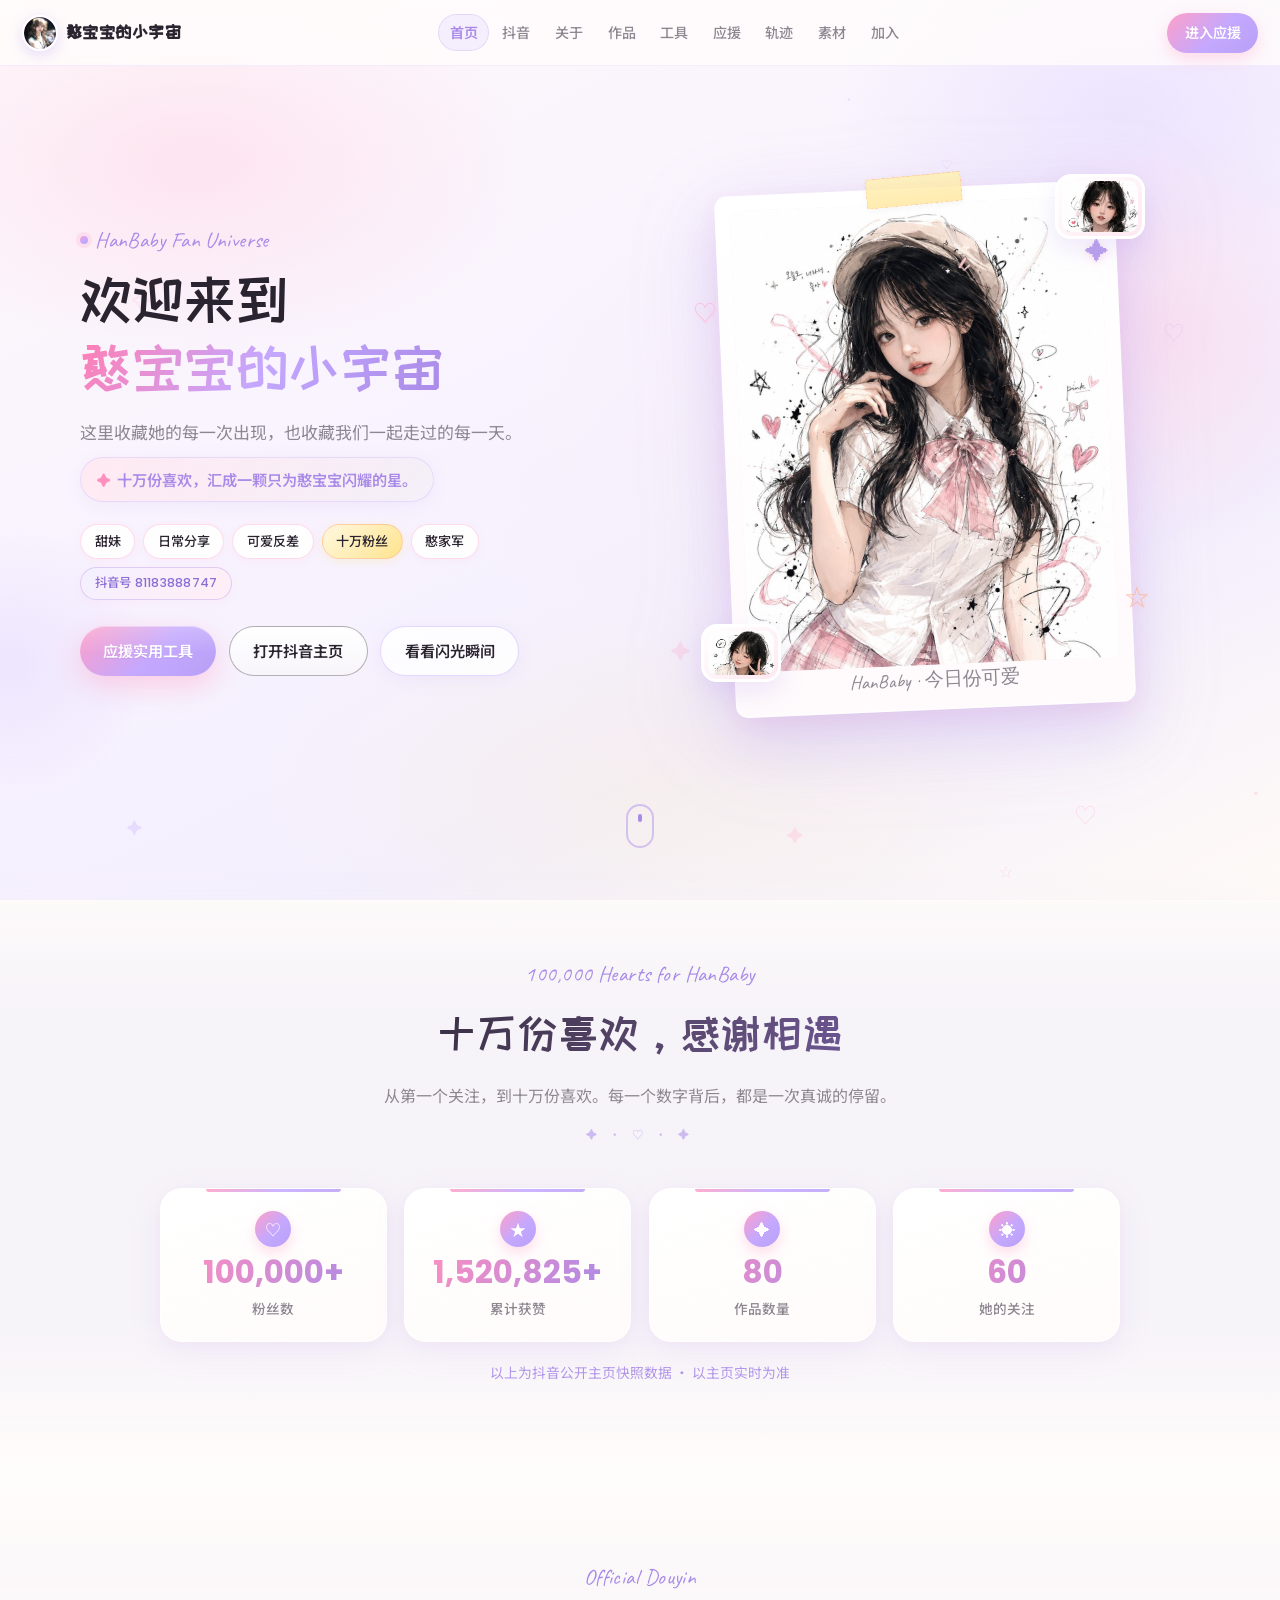
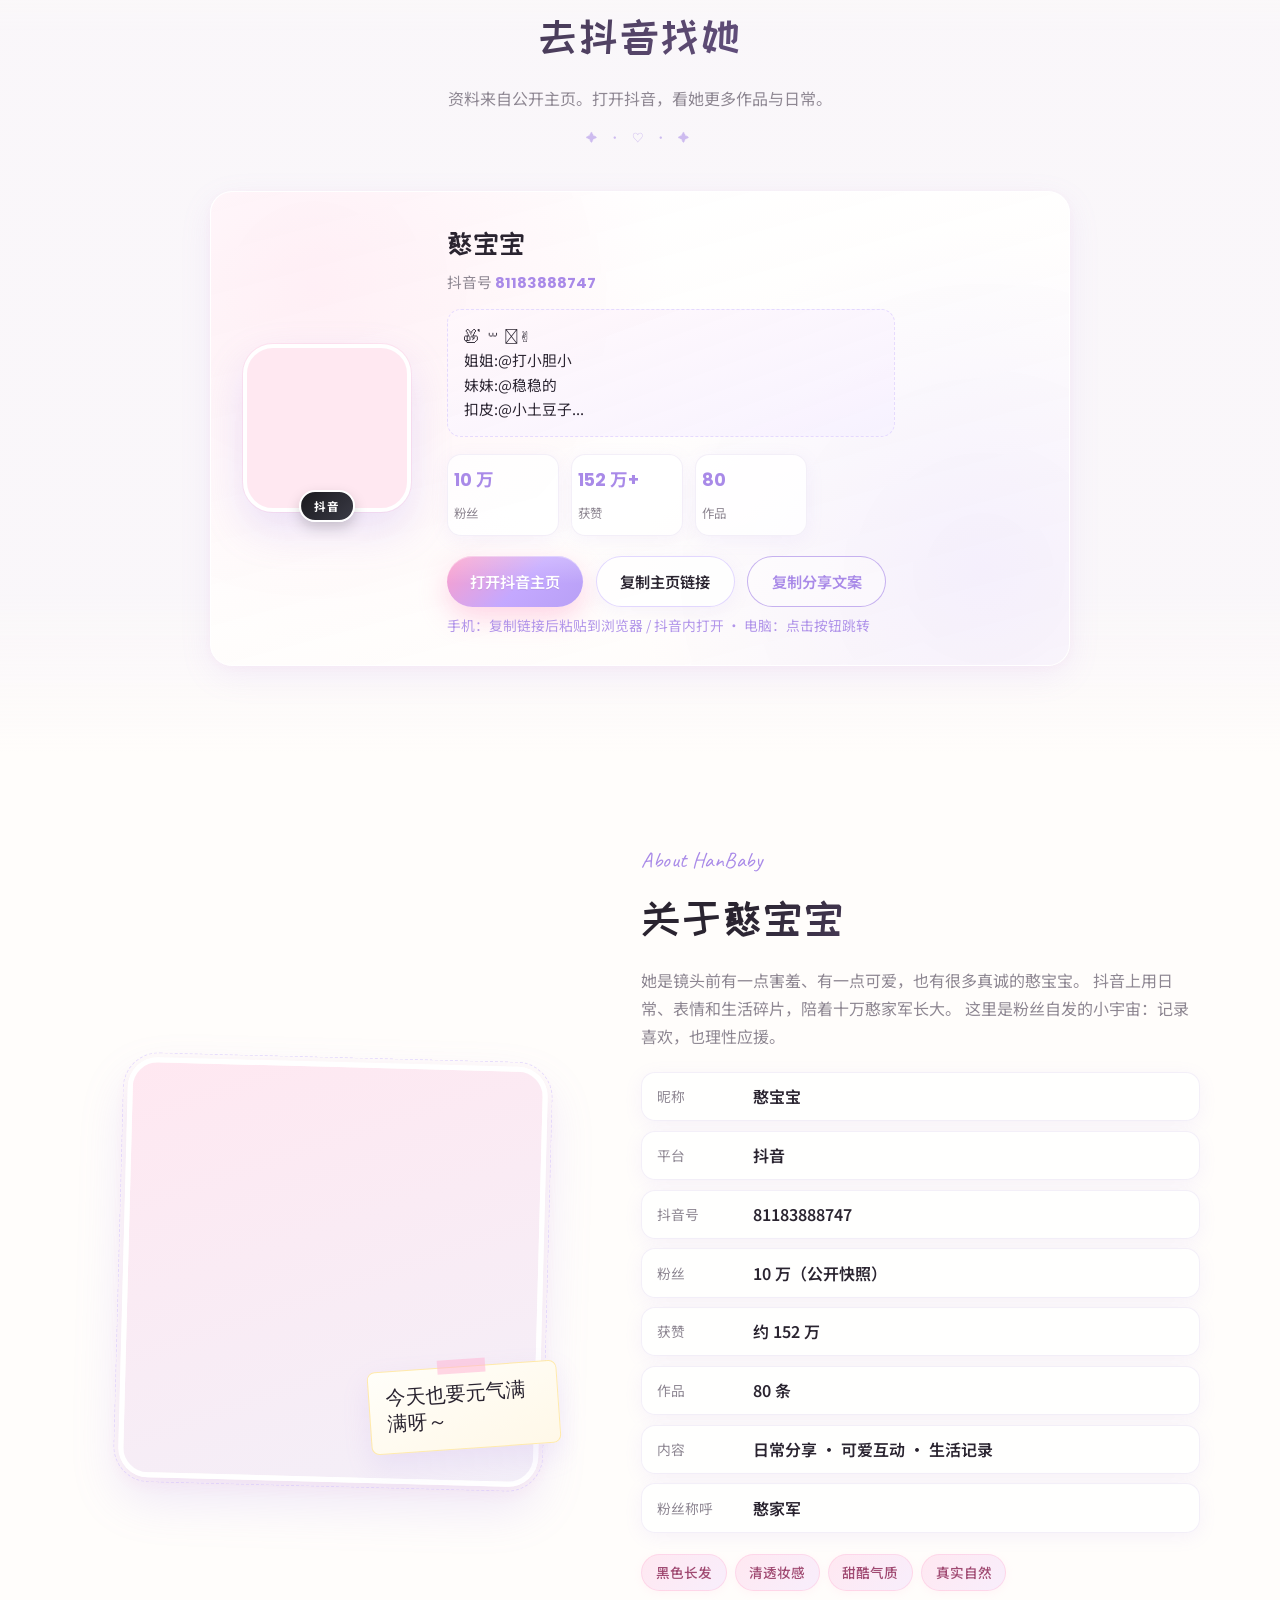
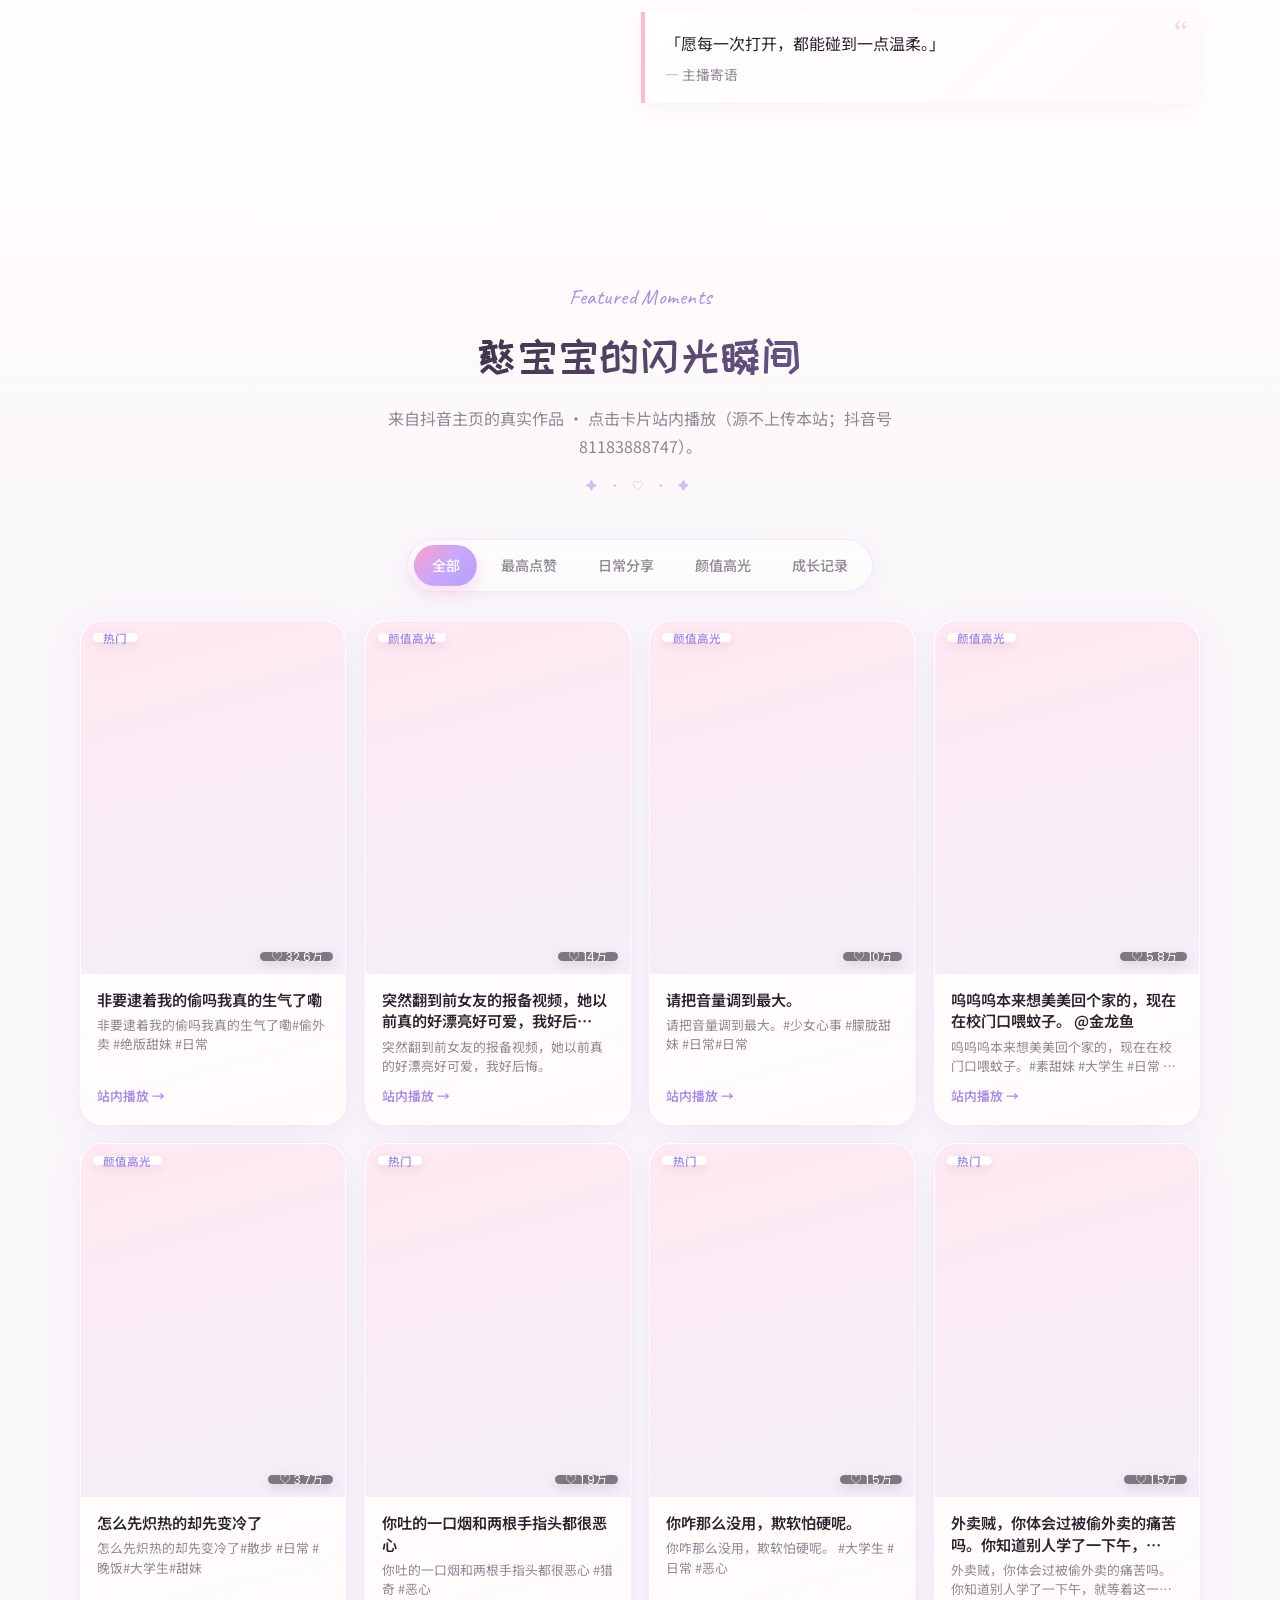
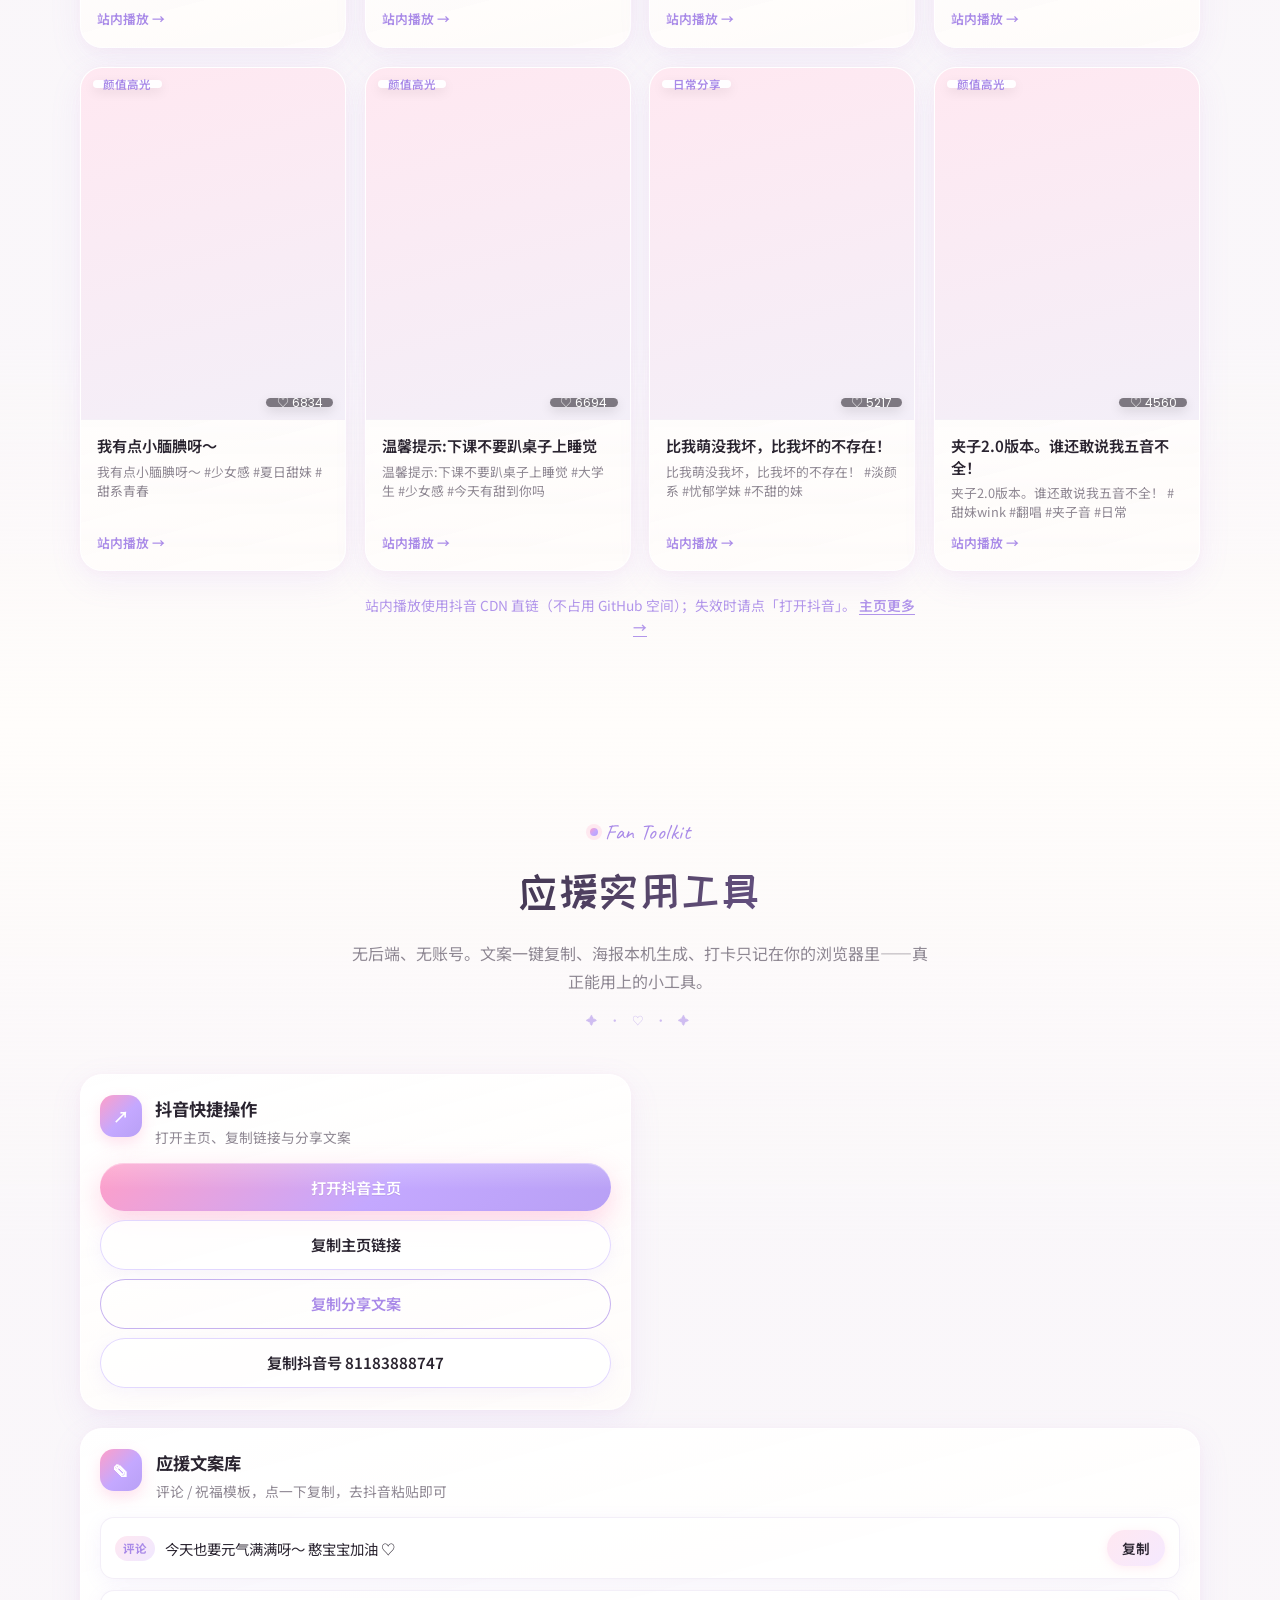
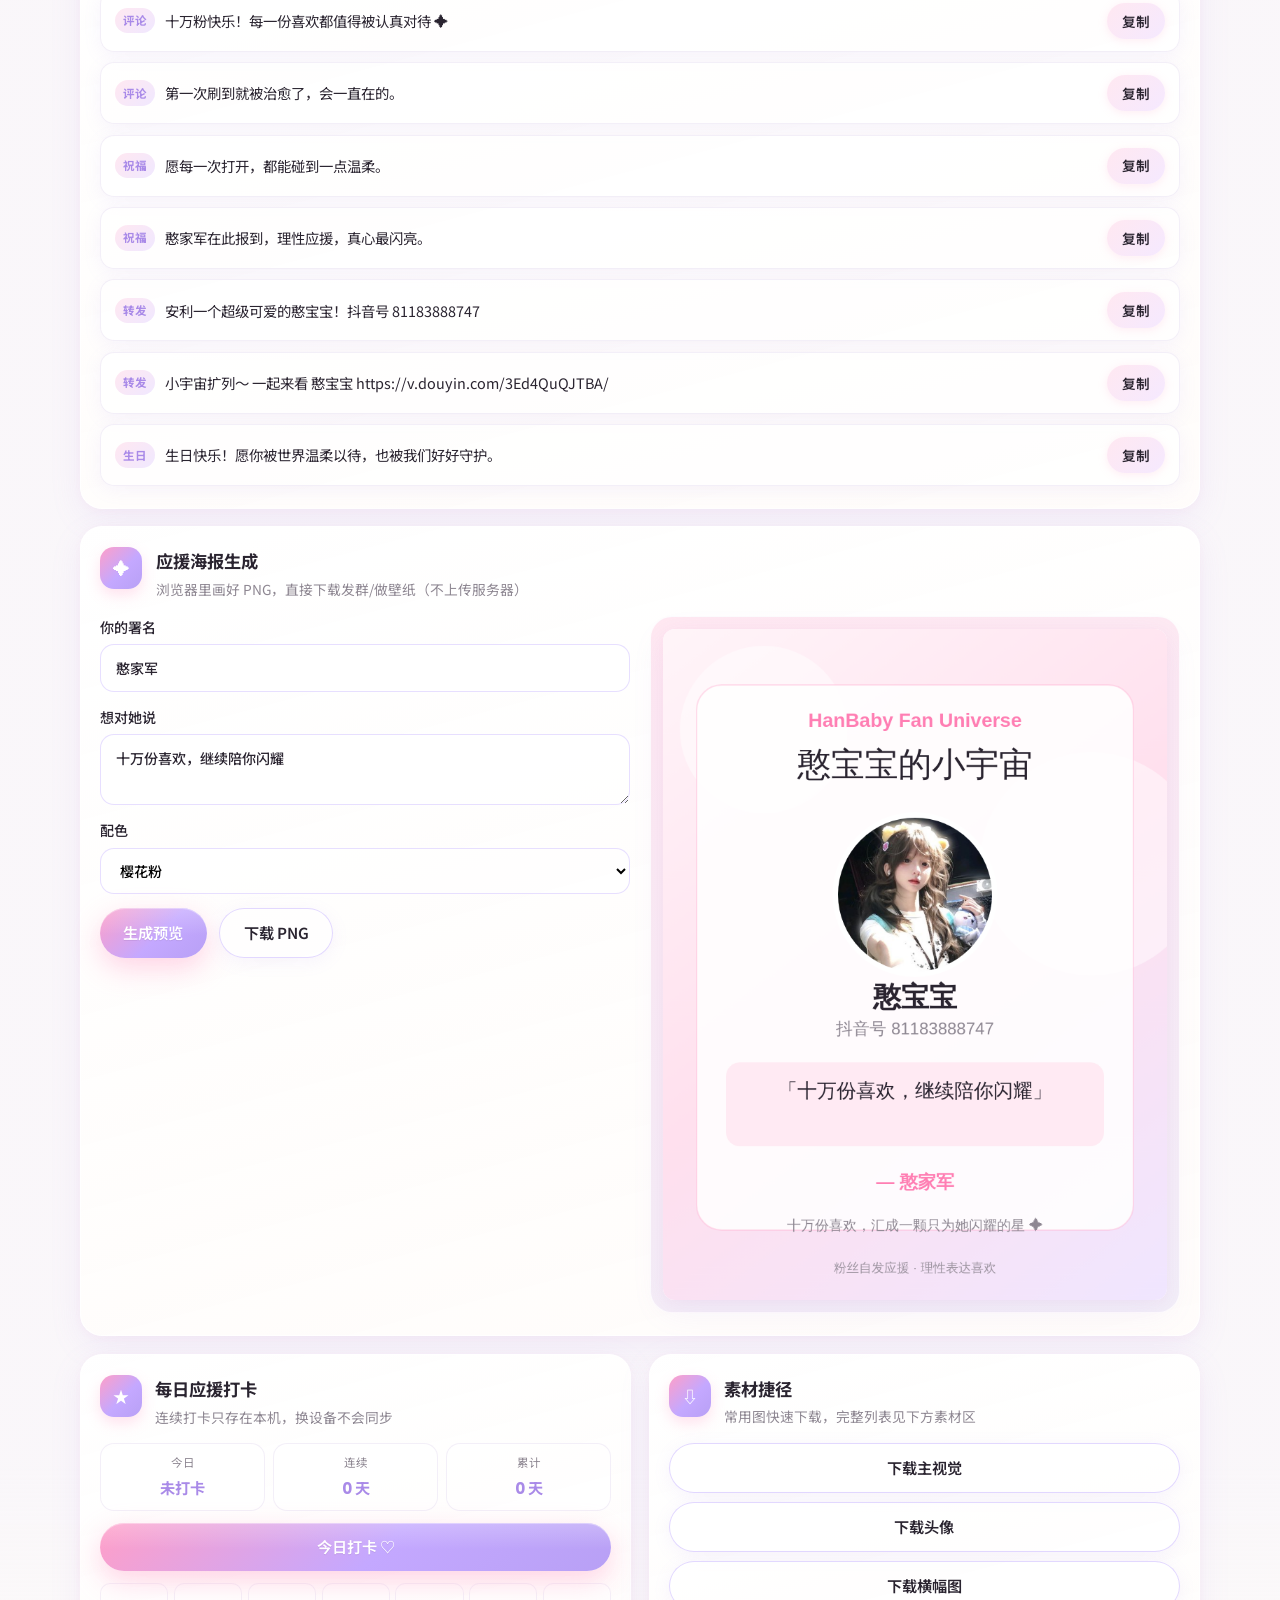
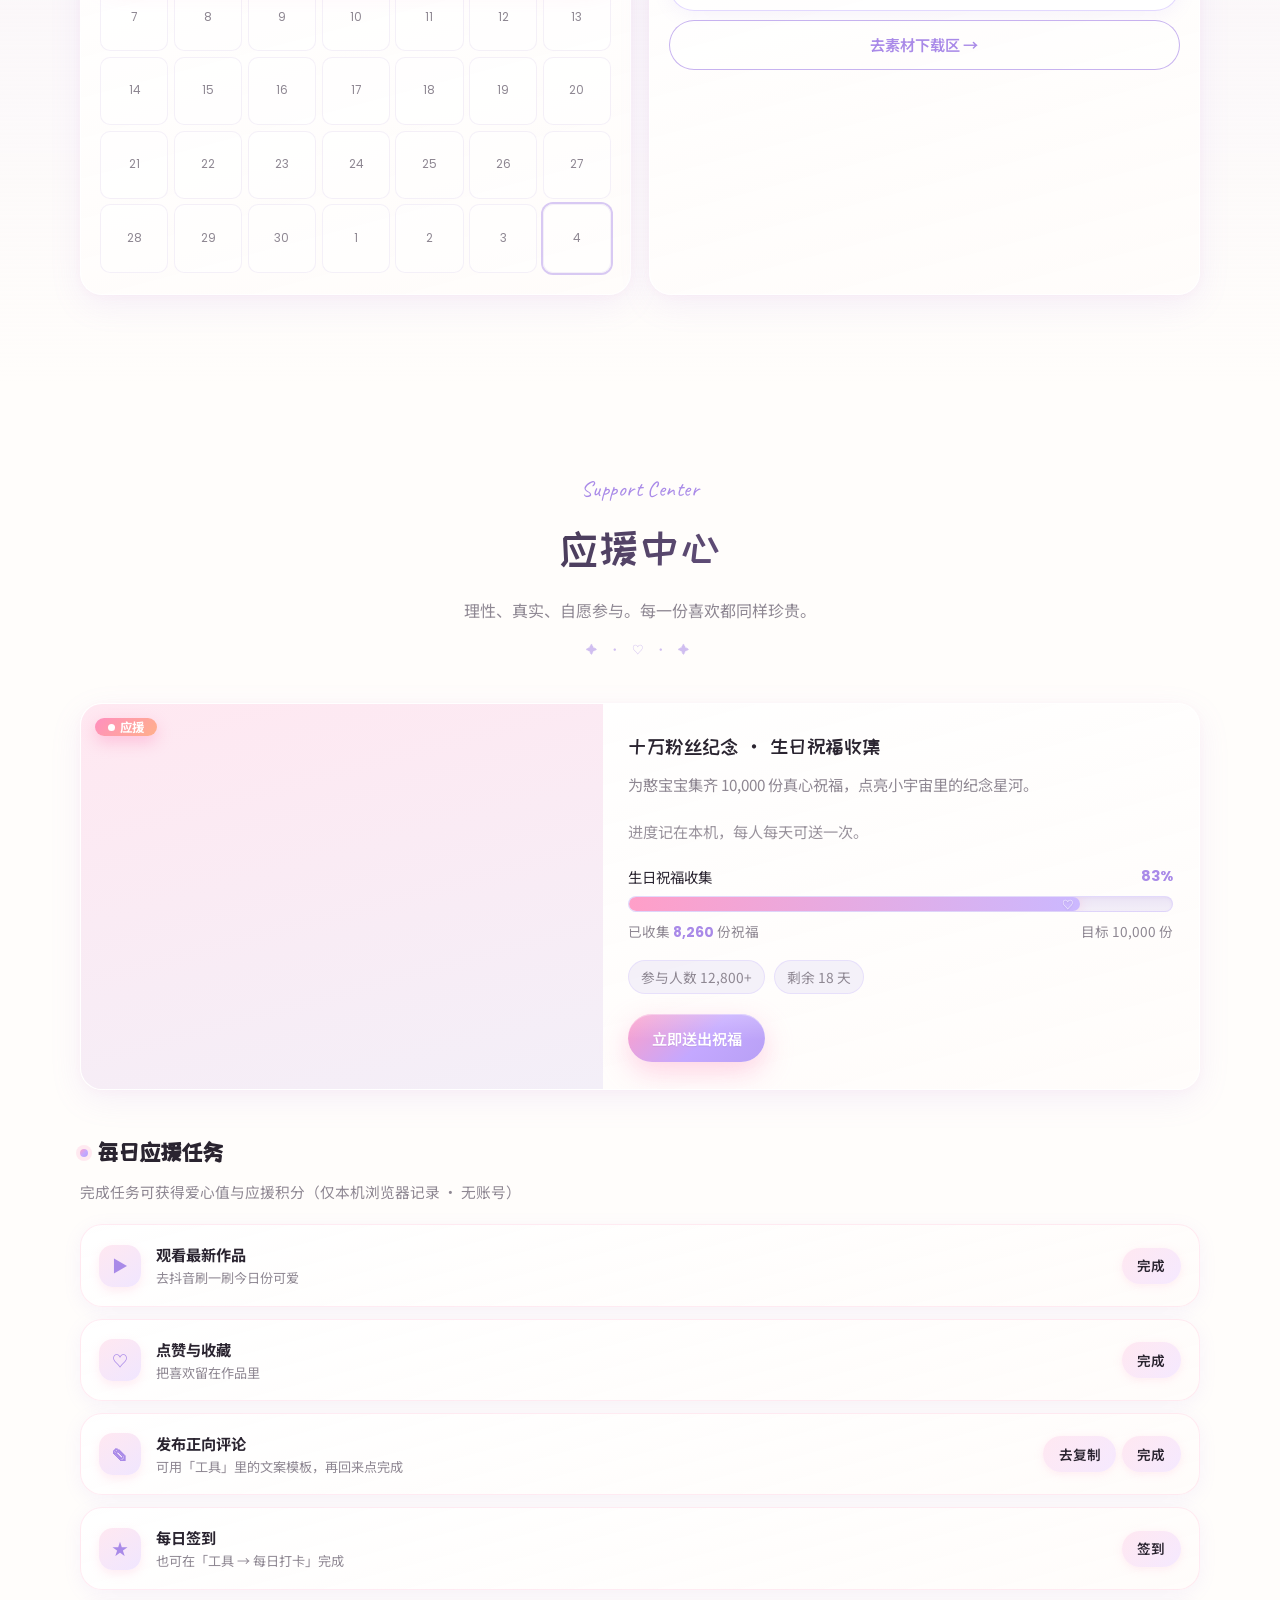
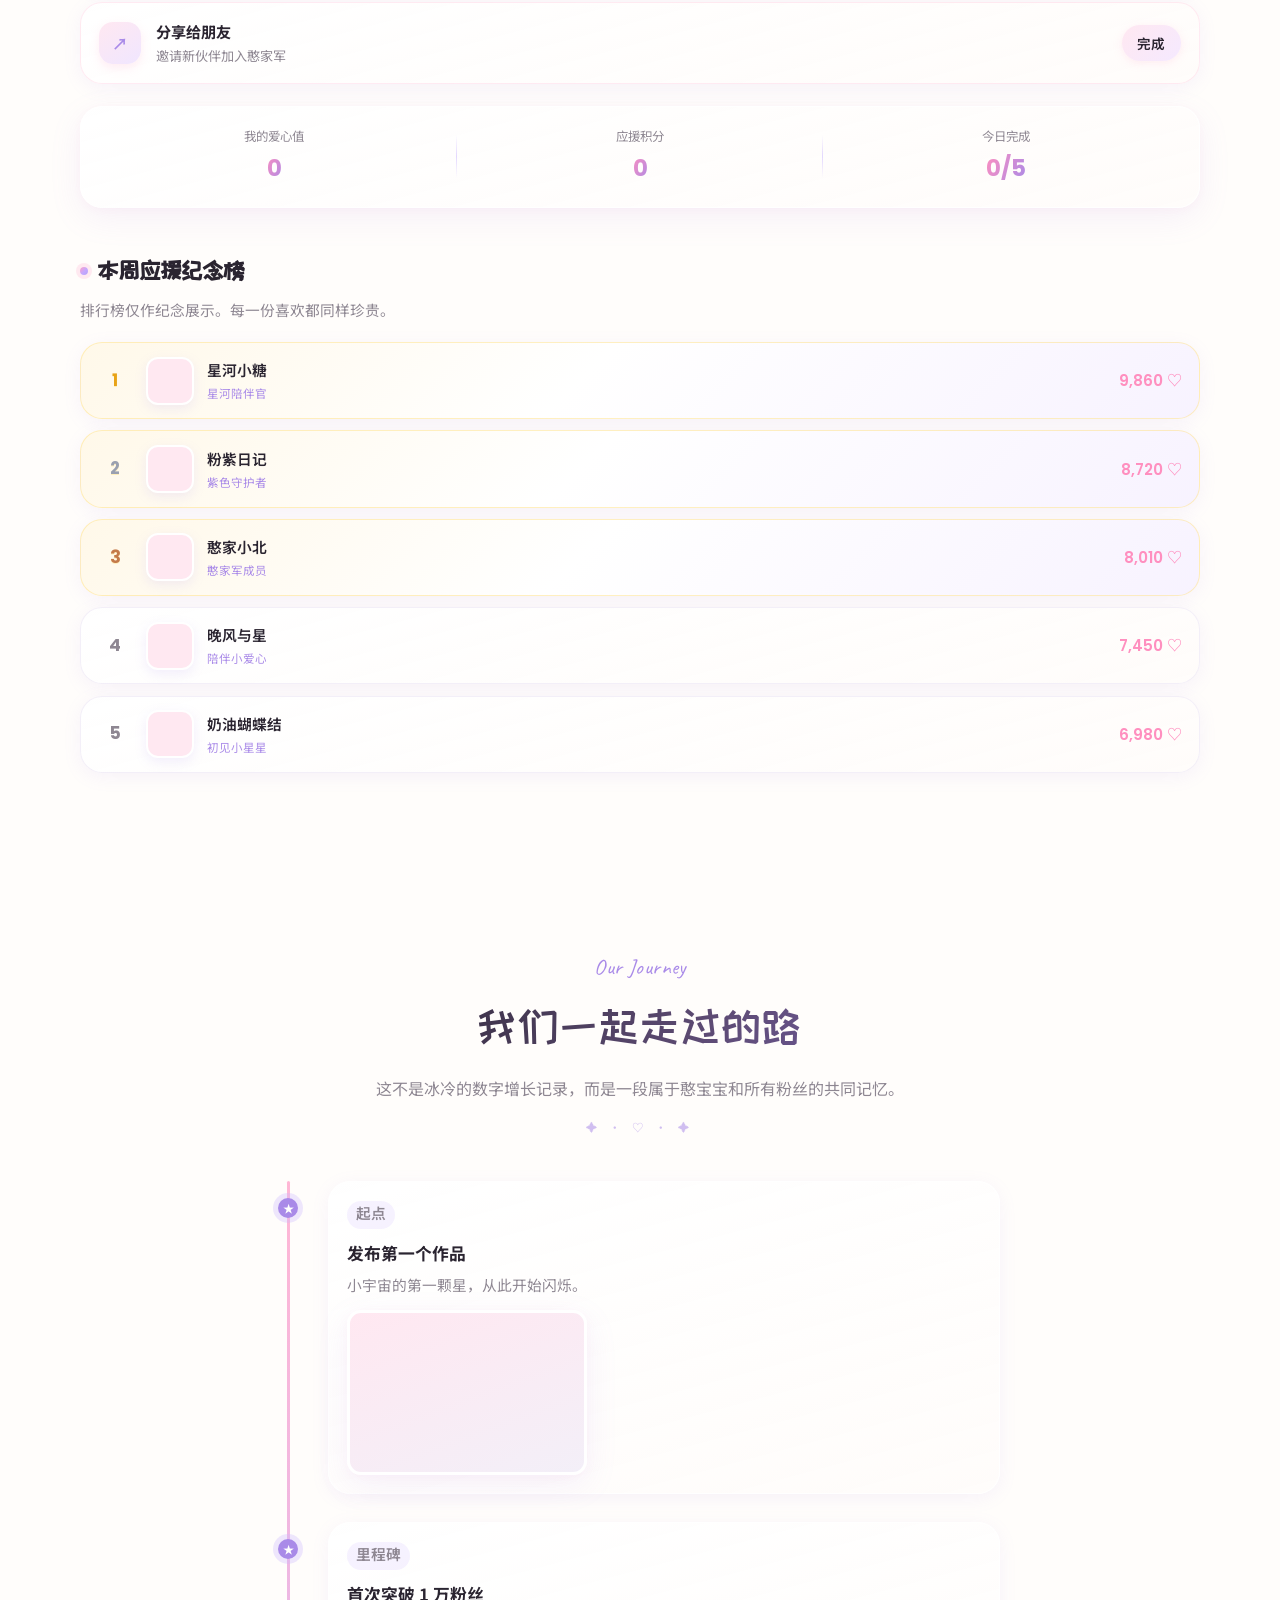
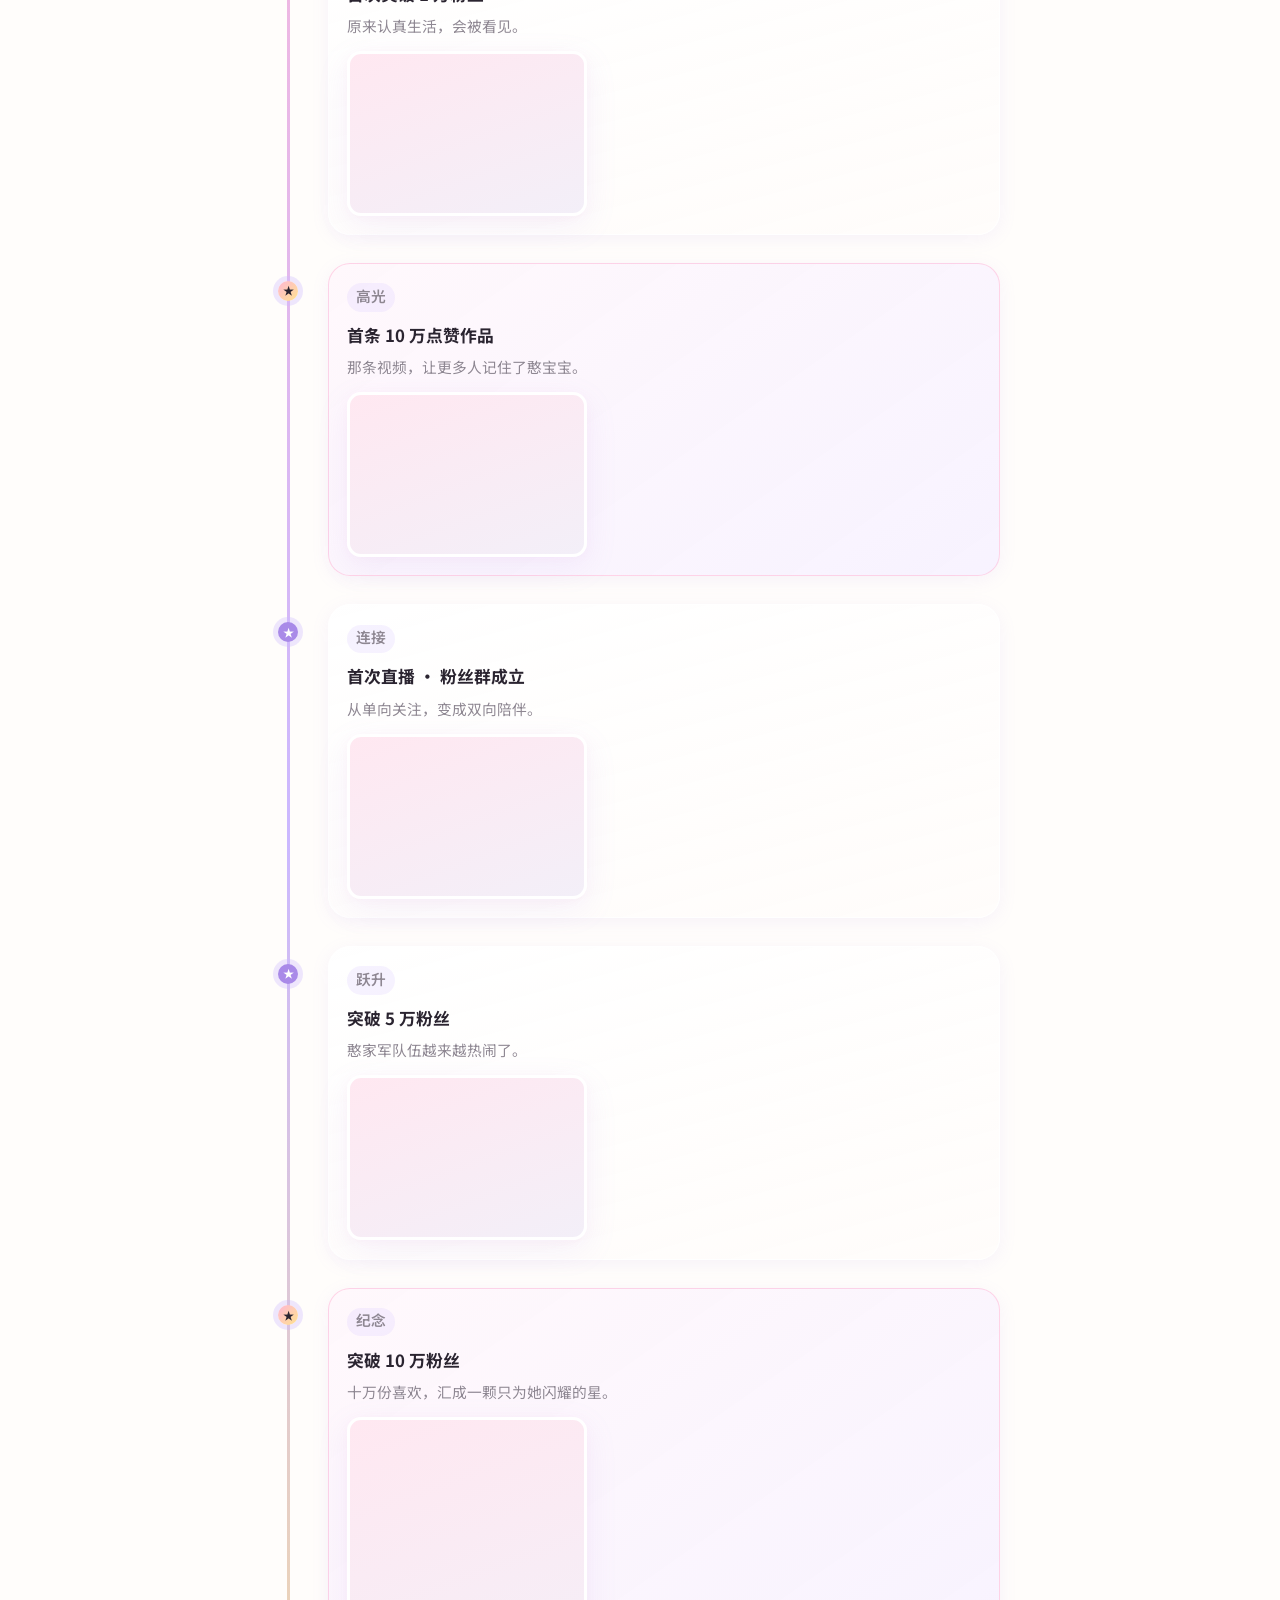
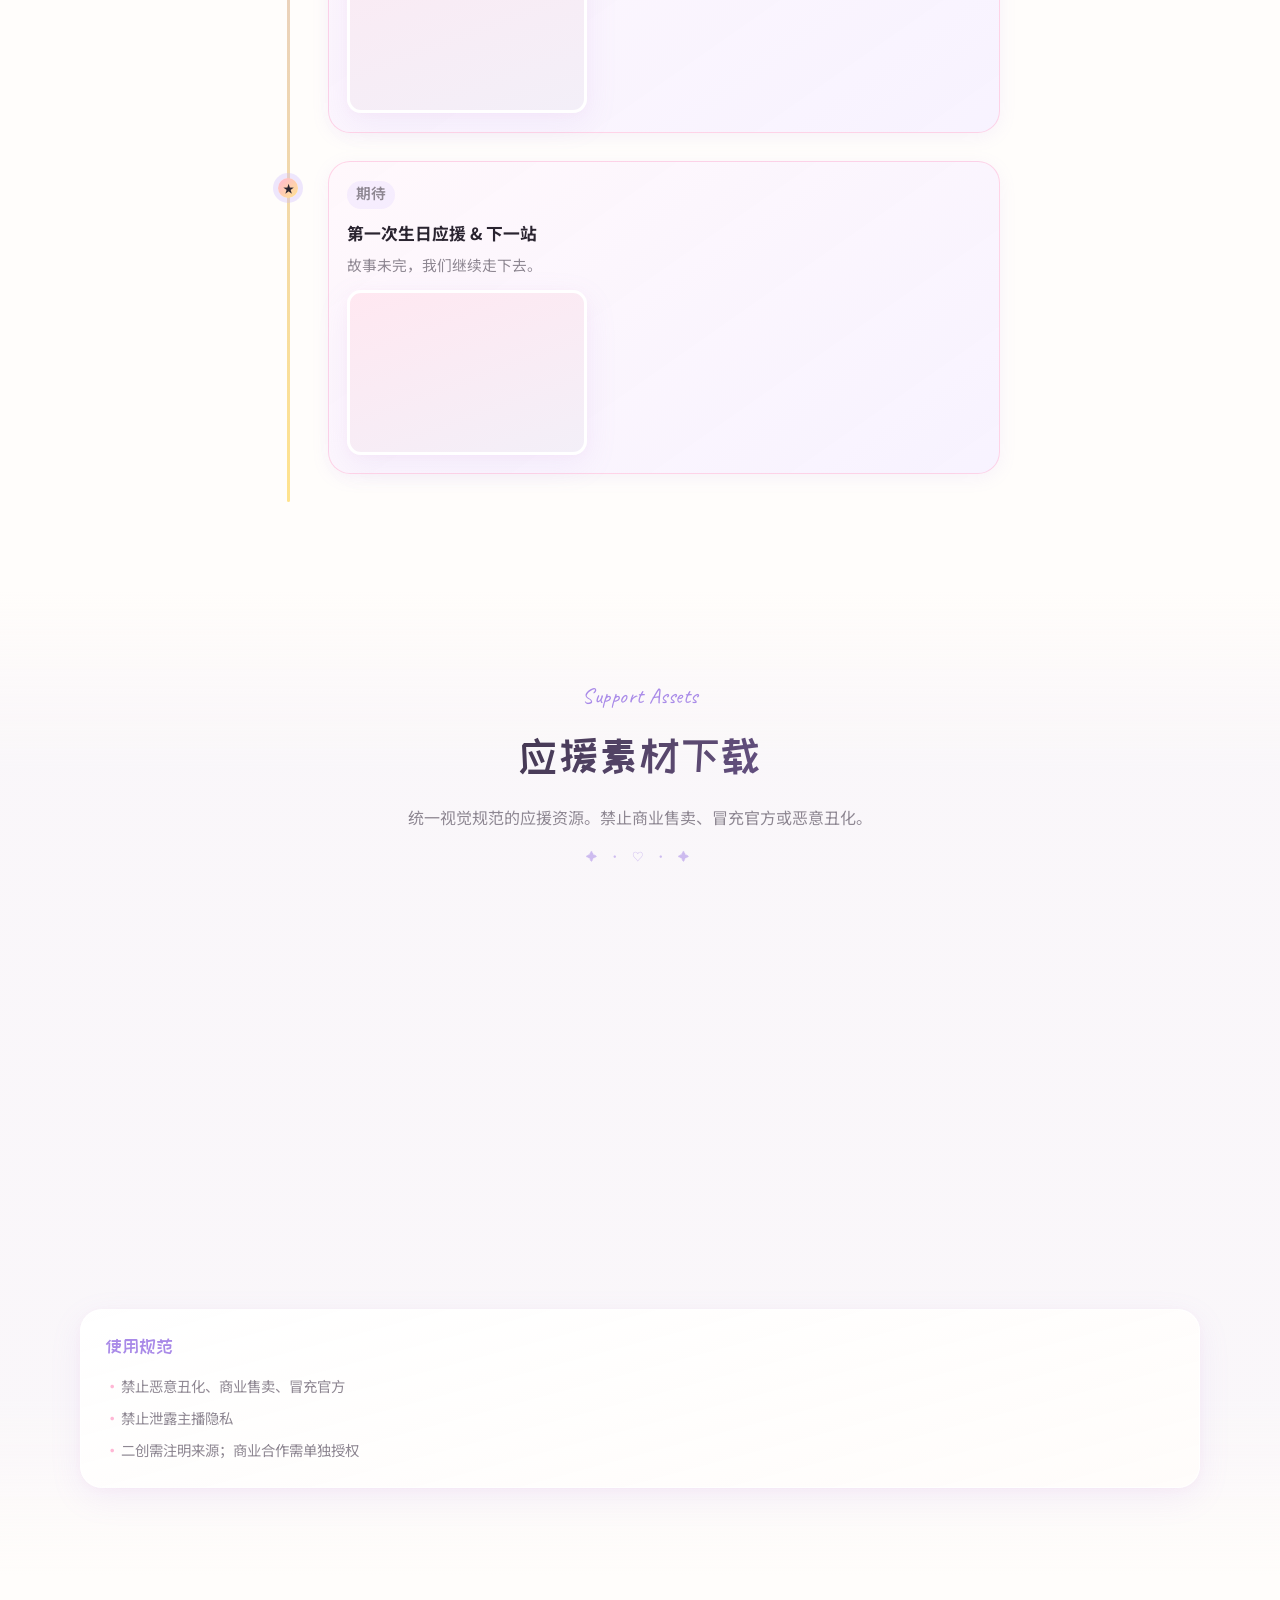
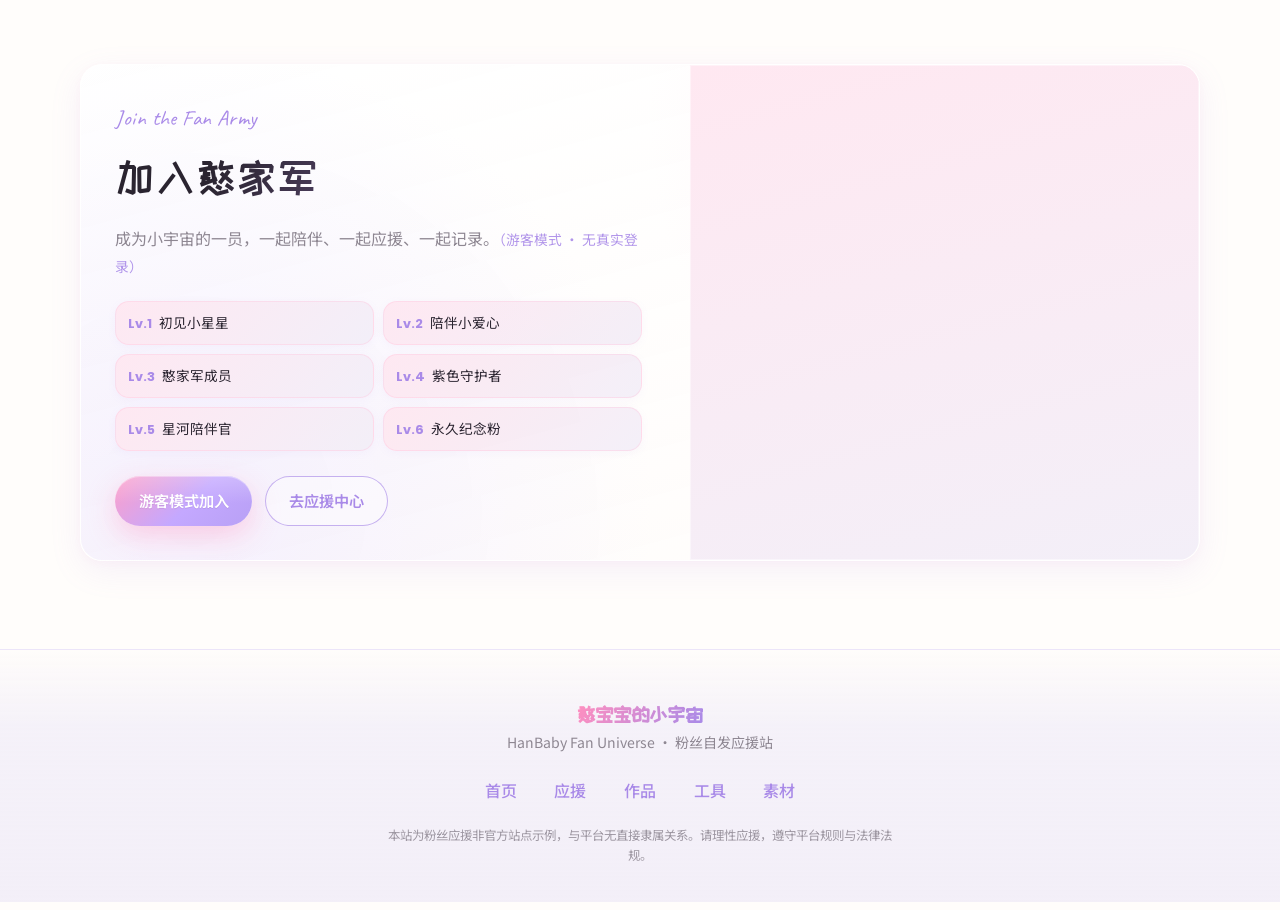
<file: index.html>
<!DOCTYPE html>
<html lang="zh-CN">
<head>
  <meta charset="UTF-8" />
  <meta name="viewport" content="width=device-width, initial-scale=1.0, viewport-fit=cover" />
  <meta name="description" content="憨宝宝的小宇宙 — 抖音主播憨宝宝粉丝应援站。应援文案、海报生成、素材下载，十万份喜欢汇成一颗星。" />
  <meta name="theme-color" content="#FFB7D5" />
  <meta name="keywords" content="憨宝宝,粉丝应援,抖音,憨家军,HanBaby" />
  <meta property="og:type" content="website" />
  <meta property="og:title" content="憨宝宝的小宇宙 | HanBaby Fan Universe" />
  <meta property="og:description" content="十万份喜欢，汇成一颗只为憨宝宝闪耀的星。粉丝自发应援站。" />
  <meta property="og:image" content="assets/hero_1.jpg" />
  <meta name="twitter:card" content="summary_large_image" />
  <link rel="icon" href="assets/douyin/avatar.jpg" type="image/jpeg" />
  <link rel="apple-touch-icon" href="assets/douyin/avatar.jpg" />
  <title>憨宝宝的小宇宙 | HanBaby Fan Universe</title>
  <link rel="preconnect" href="https://fonts.googleapis.com" />
  <link rel="preconnect" href="https://fonts.gstatic.com" crossorigin />
  <link href="https://fonts.googleapis.com/css2?family=Caveat:wght@500;700&family=Noto+Sans+SC:wght@400;500;600;700&family=Poppins:wght@500;600;700&family=ZCOOL+KuaiLe&display=swap" rel="stylesheet" />
  <link rel="stylesheet" href="css/style.css?v=16" />
  <!-- 保证 GitHub Pages 子路径下相对资源可解析（避免无尾斜杠时图片 404） -->
  <script>
    (function () {
      var path = location.pathname;
      if (!/\.[a-zA-Z0-9]+$/.test(path) && path.slice(-1) !== "/") {
        location.replace(path + "/" + location.search + location.hash);
      }
    })();
  </script>
  <link rel="preload" as="image" href="assets/hero_1.jpg" />
</head>
<body>
  <a class="skip-link" href="#main">跳到正文</a>
  <div class="bg-glow" aria-hidden="true"></div>
  <div class="float-layer" id="floatLayer" aria-hidden="true"></div>

  <!-- 顶部导航 -->
  <header class="top-nav" id="topNav">
    <a href="#home" class="logo">
      <span class="logo-mark logo-mark-img" aria-hidden="true">
        <img src="assets/douyin/avatar.jpg" alt="" width="36" height="36" />
      </span>
      <span class="logo-text">憨宝宝的小宇宙</span>
    </a>
    <nav class="nav-links" aria-label="主导航">
      <a href="#home">首页</a>
      <a href="#douyin">抖音</a>
      <a href="#about">关于</a>
      <a href="#works">作品</a>
      <a href="#tools">工具</a>
      <a href="#support">应援</a>
      <a href="#timeline">轨迹</a>
      <a href="#assets">素材</a>
      <a href="#join">加入</a>
    </nav>
    <a class="nav-cta" href="#support">进入应援</a>
  </header>

  <main id="main">
    <!-- Hero -->
    <section class="hero" id="home">
      <div class="hero-inner">
        <div class="hero-visual" data-parallax>
          <div class="polaroid">
            <div class="polaroid-tape"></div>
            <img src="assets/hero_1.jpg" alt="憨宝宝主视觉" class="hero-img" width="1122" height="1402" fetchpriority="high" decoding="async" />
            <p class="polaroid-caption">HanBaby · 今日份可爱</p>
          </div>
          <img src="assets/emoji_2.jpg" alt="" class="deco-sticker s1" aria-hidden="true" />
          <img src="assets/emoji_3.jpg" alt="" class="deco-sticker s2" aria-hidden="true" />
          <span class="deco-heart h1">♡</span>
          <span class="deco-heart h2">✦</span>
          <span class="deco-heart h3">☆</span>
        </div>
        <div class="hero-copy">
          <p class="eyebrow">
            <span class="eyebrow-dot" aria-hidden="true"></span>
            HanBaby Fan Universe
          </p>
          <h1>欢迎来到<br /><span class="accent">憨宝宝的小宇宙</span></h1>
          <p class="hero-sub">这里收藏她的每一次出现，也收藏我们一起走过的每一天。</p>
          <p class="slogan"><span class="slogan-star" aria-hidden="true">✦</span> 十万份喜欢，汇成一颗只为憨宝宝闪耀的星。</p>
          <div class="tag-row">
            <span class="tag">甜妹</span>
            <span class="tag">日常分享</span>
            <span class="tag">可爱反差</span>
            <span class="tag tag-gold">十万粉丝</span>
            <span class="tag">憨家军</span>
            <span class="tag tag-id">抖音号 81183888747</span>
          </div>
          <div class="hero-actions">
            <a href="#tools" class="btn btn-primary">应援实用工具</a>
            <a id="douyinLinkHero" href="https://v.douyin.com/3Ed4QuQJTBA/" target="_blank" rel="noopener noreferrer" class="btn btn-outline btn-douyin">打开抖音主页</a>
            <a href="#works" class="btn btn-ghost">看看闪光瞬间</a>
          </div>
        </div>
      </div>
      <a href="#stats" class="scroll-hint" aria-label="向下滚动">
        <span></span>
      </a>
    </section>

    <!-- 8.2 十万粉丝纪念 -->
    <section class="section stats" id="stats">
      <div class="container">
        <div class="section-head">
          <p class="eyebrow">100,000 Hearts for HanBaby</p>
          <h2>十万份喜欢，感谢相遇</h2>
          <p class="section-desc">从第一个关注，到十万份喜欢。每一个数字背后，都是一次真诚的停留。</p>
        </div>
        <div class="stats-grid stats-grid-4">
          <article class="stat-card glass reveal">
            <span class="stat-icon">♡</span>
            <strong class="stat-num" data-count="100000" data-suffix="+">0</strong>
            <span class="stat-label">粉丝数</span>
          </article>
          <article class="stat-card glass reveal">
            <span class="stat-icon">★</span>
            <strong class="stat-num" data-count="1520825" data-suffix="+">0</strong>
            <span class="stat-label">累计获赞</span>
          </article>
          <article class="stat-card glass reveal">
            <span class="stat-icon">✦</span>
            <strong class="stat-num" data-count="80" data-suffix="">0</strong>
            <span class="stat-label">作品数量</span>
          </article>
          <article class="stat-card glass reveal">
            <span class="stat-icon">☀</span>
            <strong class="stat-num" data-count="60" data-suffix="">0</strong>
            <span class="stat-label">她的关注</span>
          </article>
        </div>
        <p class="stats-source static-inline-note">以上为抖音公开主页快照数据 · 以主页实时为准</p>
      </div>
    </section>

    <!-- 抖音主页卡片 -->
    <section class="section douyin-sec" id="douyin">
      <div class="container">
        <div class="section-head">
          <p class="eyebrow">Official Douyin</p>
          <h2>去抖音找她</h2>
          <p class="section-desc">资料来自公开主页。打开抖音，看她更多作品与日常。</p>
        </div>
        <article class="douyin-card glass">
          <div class="douyin-avatar-wrap">
            <img src="assets/douyin/avatar.jpg" alt="憨宝宝头像" class="douyin-avatar" width="160" height="160" loading="lazy" decoding="async" />
            <span class="douyin-live-pill">抖音</span>
          </div>
          <div class="douyin-body">
            <h3 class="douyin-name">憨宝宝</h3>
            <p class="douyin-id">抖音号 <strong>81183888747</strong></p>
            <pre class="douyin-sign" id="douyinSign">✌︎ ॑꒳ ॑✌︎
姐姐:@打小胆小 
妹妹:@稳稳的
扣皮:@小土豆子...</pre>
            <div class="douyin-metrics">
              <div><b>10 万</b><span>粉丝</span></div>
              <div><b>152 万+</b><span>获赞</span></div>
              <div><b>80</b><span>作品</span></div>
            </div>
            <div class="hero-actions douyin-actions">
              <a class="btn btn-primary" id="douyinOpenBtn" href="https://v.douyin.com/3Ed4QuQJTBA/" target="_blank" rel="noopener noreferrer">打开抖音主页</a>
              <button type="button" class="btn btn-ghost" id="copyDouyinLink">复制主页链接</button>
              <button type="button" class="btn btn-outline" id="copyShareText">复制分享文案</button>
            </div>
            <p class="static-inline-note">手机：复制链接后粘贴到浏览器 / 抖音内打开 · 电脑：点击按钮跳转</p>
          </div>
        </article>
      </div>
    </section>

    <!-- 8.3 关于憨宝宝 -->
    <section class="section about" id="about">
      <div class="container about-grid">
        <div class="about-photo">
          <div class="photo-frame">
            <img src="assets/hero_4.jpg" alt="关于憨宝宝" loading="lazy" />
          </div>
          <div class="note-card">
            <p class="handwrite">今天也要元气满满呀～</p>
            <span class="note-tape"></span>
          </div>
        </div>
        <div class="about-content">
          <p class="eyebrow">About HanBaby</p>
          <h2>关于憨宝宝</h2>
          <p class="lead">
            她是镜头前有一点害羞、有一点可爱，也有很多真诚的憨宝宝。
            抖音上用日常、表情和生活碎片，陪着十万憨家军长大。
            这里是粉丝自发的小宇宙：记录喜欢，也理性应援。
          </p>
          <ul class="info-list">
            <li><span>昵称</span><strong>憨宝宝</strong></li>
            <li><span>平台</span><strong>抖音</strong></li>
            <li><span>抖音号</span><strong>81183888747</strong></li>
            <li><span>粉丝</span><strong>10 万（公开快照）</strong></li>
            <li><span>获赞</span><strong>约 152 万</strong></li>
            <li><span>作品</span><strong>80 条</strong></li>
            <li><span>内容</span><strong>日常分享 · 可爱互动 · 生活记录</strong></li>
            <li><span>粉丝称呼</span><strong>憨家军</strong></li>
          </ul>
          <div class="trait-row">
            <span>黑色长发</span>
            <span>清透妆感</span>
            <span>甜酷气质</span>
            <span>真实自然</span>
          </div>
          <blockquote class="quote">
            「愿每一次打开，都能碰到一点温柔。」
            <cite>— 主播寄语</cite>
          </blockquote>
        </div>
      </div>
    </section>

    <!-- 8.4 精选作品 -->
    <section class="section works" id="works">
      <div class="container">
        <div class="section-head">
          <p class="eyebrow">Featured Moments</p>
          <h2>憨宝宝的闪光瞬间</h2>
          <p class="section-desc">来自抖音主页的真实作品 · 点击卡片站内播放（源不上传本站；抖音号 81183888747）。</p>
        </div>
        <div class="filter-tabs" role="tablist">
          <button class="filter-btn active" data-filter="all">全部</button>
          <button class="filter-btn" data-filter="hot">最高点赞</button>
          <button class="filter-btn" data-filter="daily">日常分享</button>
          <button class="filter-btn" data-filter="look">颜值高光</button>
          <button class="filter-btn" data-filter="grow">成长记录</button>
        </div>
        <div class="works-grid" id="worksGrid">
          <!-- filled by JS -->
        </div>
        <p class="works-foot static-inline-note">
          站内播放使用抖音 CDN 直链（不占用 GitHub 空间）；失效时请点「打开抖音」。
          <a href="https://v.douyin.com/3Ed4QuQJTBA/" target="_blank" rel="noopener noreferrer">主页更多 →</a>
        </p>
      </div>
    </section>

    <!-- 实用工具（纯前端，无需后端） -->
    <section class="section tools" id="tools">
      <div class="container">
        <div class="section-head">
          <p class="eyebrow">
            <span class="eyebrow-dot" aria-hidden="true"></span>
            Fan Toolkit
          </p>
          <h2>应援实用工具</h2>
          <p class="section-desc">
            无后端、无账号。文案一键复制、海报本机生成、打卡只记在你的浏览器里——真正能用上的小工具。
          </p>
        </div>

        <div class="tools-grid">
          <!-- 1 快捷入口 -->
          <article class="tool-card glass">
            <div class="tool-head">
              <span class="tool-icon">↗</span>
              <div>
                <h3>抖音快捷操作</h3>
                <p>打开主页、复制链接与分享文案</p>
              </div>
            </div>
            <div class="tool-body tool-actions-col">
              <a class="btn btn-primary" href="https://v.douyin.com/3Ed4QuQJTBA/" target="_blank" rel="noopener noreferrer">打开抖音主页</a>
              <button type="button" class="btn btn-ghost" id="toolCopyLink">复制主页链接</button>
              <button type="button" class="btn btn-outline" id="toolCopyShare">复制分享文案</button>
              <button type="button" class="btn btn-ghost" id="toolCopyId">复制抖音号 81183888747</button>
            </div>
          </article>

          <!-- 2 文案库 -->
          <article class="tool-card glass tool-card-wide">
            <div class="tool-head">
              <span class="tool-icon">✎</span>
              <div>
                <h3>应援文案库</h3>
                <p>评论 / 祝福模板，点一下复制，去抖音粘贴即可</p>
              </div>
            </div>
            <div class="tool-body">
              <div class="copy-list" id="copyList"></div>
            </div>
          </article>

          <!-- 3 海报生成 -->
          <article class="tool-card glass tool-card-wide">
            <div class="tool-head">
              <span class="tool-icon">✦</span>
              <div>
                <h3>应援海报生成</h3>
                <p>浏览器里画好 PNG，直接下载发群/做壁纸（不上传服务器）</p>
              </div>
            </div>
            <div class="tool-body poster-layout">
              <div class="poster-form">
                <label>
                  你的署名
                  <input type="text" id="posterName" maxlength="12" placeholder="例：星河小糖" value="憨家军" />
                </label>
                <label>
                  想对她说
                  <textarea id="posterMsg" maxlength="40" rows="2" placeholder="一句真心话">十万份喜欢，继续陪你闪耀</textarea>
                </label>
                <label>
                  配色
                  <select id="posterTheme">
                    <option value="pink">樱花粉</option>
                    <option value="purple">薰衣草紫</option>
                    <option value="cream">奶油金</option>
                  </select>
                </label>
                <div class="hero-actions">
                  <button type="button" class="btn btn-primary" id="posterRender">生成预览</button>
                  <button type="button" class="btn btn-ghost" id="posterDownload">下载 PNG</button>
                </div>
              </div>
              <div class="poster-preview-wrap">
                <canvas id="posterCanvas" width="720" height="960" aria-label="应援海报预览"></canvas>
              </div>
            </div>
          </article>

          <!-- 4 本地打卡 -->
          <article class="tool-card glass">
            <div class="tool-head">
              <span class="tool-icon">★</span>
              <div>
                <h3>每日应援打卡</h3>
                <p>连续打卡只存在本机，换设备不会同步</p>
              </div>
            </div>
            <div class="tool-body">
              <div class="checkin-stats">
                <div><span>今日</span><strong id="checkinToday">未打卡</strong></div>
                <div><span>连续</span><strong id="checkinStreak">0 天</strong></div>
                <div><span>累计</span><strong id="checkinTotal">0 天</strong></div>
              </div>
              <button type="button" class="btn btn-primary" id="checkinBtn">今日打卡 ♡</button>
              <div class="checkin-cal" id="checkinCal" aria-label="近 28 天打卡"></div>
            </div>
          </article>

          <!-- 5 素材捷径 -->
          <article class="tool-card glass">
            <div class="tool-head">
              <span class="tool-icon">⇩</span>
              <div>
                <h3>素材捷径</h3>
                <p>常用图快速下载，完整列表见下方素材区</p>
              </div>
            </div>
            <div class="tool-body tool-actions-col">
              <button type="button" class="btn btn-ghost" data-quick-dl="assets/hero_1.jpg">下载主视觉</button>
              <button type="button" class="btn btn-ghost" data-quick-dl="assets/douyin/avatar.jpg">下载头像</button>
              <button type="button" class="btn btn-ghost" data-quick-dl="assets/hero_2.jpg">下载横幅图</button>
              <a class="btn btn-outline" href="#assets">去素材下载区 →</a>
            </div>
          </article>
        </div>
      </div>
    </section>

    <!-- 9 应援中心 -->
    <section class="section support" id="support">
      <div class="container">
        <div class="section-head">
          <p class="eyebrow">Support Center</p>
          <h2>应援中心</h2>
          <p class="section-desc">理性、真实、自愿参与。每一份喜欢都同样珍贵。</p>
        </div>

        <div class="campaign-panel glass">
          <div class="campaign-visual">
            <img src="assets/hero_2.jpg" alt="当前应援活动" loading="lazy" />
            <span class="badge-live">应援</span>
          </div>
          <div class="campaign-body">
            <h3>十万粉丝纪念 · 生日祝福收集</h3>
            <p>为憨宝宝集齐 10,000 份真心祝福，点亮小宇宙里的纪念星河。</p>
            <p class="static-inline-note" id="campaignStaticNote">进度记在本机，每人每天可送一次。</p>
            <div class="progress-wrap">
              <div class="progress-meta">
                <span>生日祝福收集</span>
                <strong id="progressPct">82%</strong>
              </div>
              <div class="progress-bar" role="progressbar" aria-valuenow="82" aria-valuemin="0" aria-valuemax="100">
                <div class="progress-fill" id="progressFill" style="width: 82%"></div>
              </div>
              <div class="progress-meta sub">
                <span>已收集 <b id="blessCount">8,260</b> 份祝福</span>
                <span>目标 10,000 份</span>
              </div>
            </div>
            <div class="campaign-meta">
              <span>参与人数 12,800+</span>
              <span>剩余 18 天</span>
            </div>
            <button class="btn btn-primary" id="joinCampaignBtn">立即送出祝福</button>
          </div>
        </div>

        <div class="tasks-board">
          <h3 class="sub-title">每日应援任务</h3>
          <p class="hint">完成任务可获得爱心值与应援积分（仅本机浏览器记录 · 无账号）</p>
          <ul class="task-list" id="taskList">
            <li class="task-item" data-task="watch">
              <span class="task-icon">▶</span>
              <div>
                <strong>观看最新作品</strong>
                <p>去抖音刷一刷今日份可爱</p>
              </div>
              <button class="btn btn-sm" data-complete>完成</button>
            </li>
            <li class="task-item" data-task="like">
              <span class="task-icon">♡</span>
              <div>
                <strong>点赞与收藏</strong>
                <p>把喜欢留在作品里</p>
              </div>
              <button class="btn btn-sm" data-complete>完成</button>
            </li>
            <li class="task-item" data-task="comment">
              <span class="task-icon">✎</span>
              <div>
                <strong>发布正向评论</strong>
                <p>可用「工具」里的文案模板，再回来点完成</p>
              </div>
              <div class="task-actions">
                <a class="btn btn-sm" href="#tools">去复制</a>
                <button class="btn btn-sm" data-complete>完成</button>
              </div>
            </li>
            <li class="task-item" data-task="checkin">
              <span class="task-icon">★</span>
              <div>
                <strong>每日签到</strong>
                <p>也可在「工具 → 每日打卡」完成</p>
              </div>
              <button class="btn btn-sm" data-complete>签到</button>
            </li>
            <li class="task-item" data-task="share">
              <span class="task-icon">↗</span>
              <div>
                <strong>分享给朋友</strong>
                <p>邀请新伙伴加入憨家军</p>
              </div>
              <button class="btn btn-sm" data-complete>完成</button>
            </li>
          </ul>
          <div class="points-bar glass">
            <div>
              <span class="label">我的爱心值</span>
              <strong id="heartPoints">0</strong>
            </div>
            <div>
              <span class="label">应援积分</span>
              <strong id="supportPoints">0</strong>
            </div>
            <div>
              <span class="label">今日完成</span>
              <strong id="taskDone">0/5</strong>
            </div>
          </div>
        </div>

        <div class="rank-board">
          <h3 class="sub-title">本周应援纪念榜</h3>
          <p class="hint">排行榜仅作纪念展示。每一份喜欢都同样珍贵。</p>
          <ol class="rank-list" id="rankList"></ol>
        </div>
      </div>
    </section>

    <!-- 8.5 成长轨迹 -->
    <section class="section timeline" id="timeline">
      <div class="container">
        <div class="section-head">
          <p class="eyebrow">Our Journey</p>
          <h2>我们一起走过的路</h2>
          <p class="section-desc">这不是冰冷的数字增长记录，而是一段属于憨宝宝和所有粉丝的共同记忆。</p>
        </div>
        <div class="timeline-track" id="timelineTrack">
          <!-- filled by JS -->
        </div>
      </div>
    </section>

    <!-- 素材下载 -->
    <section class="section assets-sec" id="assets">
      <div class="container">
        <div class="section-head">
          <p class="eyebrow">Support Assets</p>
          <h2>应援素材下载</h2>
          <p class="section-desc">统一视觉规范的应援资源。禁止商业售卖、冒充官方或恶意丑化。</p>
        </div>
        <div class="asset-grid" id="assetGrid"></div>
        <div class="rules glass">
          <h4>使用规范</h4>
          <ul>
            <li>禁止恶意丑化、商业售卖、冒充官方</li>
            <li>禁止泄露主播隐私</li>
            <li>二创需注明来源；商业合作需单独授权</li>
          </ul>
        </div>
      </div>
    </section>

    <!-- 加入憨家军 -->
    <section class="section join" id="join">
      <div class="container join-panel glass">
        <div class="join-copy">
          <p class="eyebrow">Join the Fan Army</p>
          <h2>加入憨家军</h2>
          <p>成为小宇宙的一员，一起陪伴、一起应援、一起记录。<span class="static-inline-note" style="display:inline">（游客模式 · 无真实登录）</span></p>
          <ul class="level-list">
            <li><b>Lv.1</b> 初见小星星</li>
            <li><b>Lv.2</b> 陪伴小爱心</li>
            <li><b>Lv.3</b> 憨家军成员</li>
            <li><b>Lv.4</b> 紫色守护者</li>
            <li><b>Lv.5</b> 星河陪伴官</li>
            <li><b>Lv.6</b> 永久纪念粉</li>
          </ul>
          <div class="hero-actions">
            <button class="btn btn-primary" id="joinBtn">游客模式加入</button>
            <a class="btn btn-outline" href="#support">去应援中心</a>
          </div>
        </div>
        <div class="join-visual">
          <img src="assets/hero_5.jpg" alt="加入憨家军" loading="lazy" />
        </div>
      </div>
    </section>
  </main>

  <footer class="footer">
    <div class="container footer-inner">
      <div>
        <strong>憨宝宝的小宇宙</strong>
        <p>HanBaby Fan Universe · 粉丝自发应援站</p>
      </div>
      <div class="footer-links">
        <a href="#home">首页</a>
        <a href="#support">应援</a>
        <a href="#works">作品</a>
        <a href="#tools">工具</a>
        <a href="#assets">素材</a>
      </div>
      <p class="disclaimer">本站为粉丝应援非官方站点示例，与平台无直接隶属关系。请理性应援，遵守平台规则与法律法规。</p>
    </div>
  </footer>

  <!-- 移动端底部导航 -->
  <nav class="bottom-nav" aria-label="移动端导航">
    <a href="#home" class="bn-item active" data-nav="home">
      <span class="bn-icon">⌂</span>
      <span>首页</span>
    </a>
    <a href="#works" class="bn-item" data-nav="works">
      <span class="bn-icon">▷</span>
      <span>作品</span>
    </a>
    <a href="#support" class="bn-item bn-heart" data-nav="support">
      <span class="bn-icon heart">♡</span>
      <span>应援</span>
    </a>
    <a href="#tools" class="bn-item" data-nav="tools">
      <span class="bn-icon">✦</span>
      <span>工具</span>
    </a>
    <a href="#join" class="bn-item" data-nav="join">
      <span class="bn-icon">◎</span>
      <span>我的</span>
    </a>
  </nav>

  <button type="button" class="back-top" id="backTop" aria-label="回到顶部" hidden>↑</button>

  <!-- Toast / 成功弹层 -->
  <div class="toast" id="toast" role="status" aria-live="polite"></div>
  <div class="modal" id="thanksModal" hidden>
    <div class="modal-card">
      <button class="modal-close" id="modalClose" aria-label="关闭">×</button>
      <div class="modal-stars" aria-hidden="true">✦ ♡ ★</div>
      <h3>感谢你的应援！</h3>
      <p id="modalText">小星星已经飞向憨宝宝啦～</p>
      <button class="btn btn-primary" id="modalOk">好耶</button>
    </div>
  </div>

  <!-- 站内视频播放器（抖音 CDN 直链，不上传本站） -->
  <div class="modal video-modal" id="videoModal" hidden>
    <div class="video-modal-card">
      <button type="button" class="modal-close" id="videoModalClose" aria-label="关闭">×</button>
      <h3 class="video-modal-title" id="videoModalTitle">播放作品</h3>
      <div class="video-frame">
        <video id="videoPlayer" controls playsinline webkit-playsinline preload="metadata" poster=""></video>
      </div>
      <p class="video-play-hint" id="videoPlayHint"></p>
      <div class="hero-actions video-modal-actions">
        <a class="btn btn-primary" id="videoOpenDouyin" href="#" target="_blank" rel="noopener noreferrer">打开抖音</a>
        <button type="button" class="btn btn-ghost" id="videoModalClose2">关闭</button>
      </div>
    </div>
  </div>

  <script src="js/main.js?v=16" defer></script>
  <script src="js/tools.js?v=16" defer></script>
</body>
</html>
</file>
<file: css/style.css>
/* ========== 憨宝宝的小宇宙 · Design Tokens (UI v8) ========== */
:root {
  --pink: #ffb7d5;
  --pink-deep: #ff8fbf;
  --cream-pink: #ffe8f1;
  --lavender: #cbb8ff;
  --dream-purple: #a98ae8;
  --purple-deep: #8b6fd4;
  --cream: #fffdfb;
  --ink: #2a2430;
  --lilac-bg: #f3eff8;
  --white: #ffffff;
  --muted: #8e8792;
  --peach: #ffb08a;
  --star: #ffe38e;

  --grad: linear-gradient(155deg, #fff7fb 0%, #f6efff 40%, #efe9ff 72%, #fff9f4 100%);
  --grad-btn: linear-gradient(135deg, #ff9fc8 0%, #c4a8ff 55%, #b8a0f5 100%);
  --grad-btn-hover: linear-gradient(135deg, #ff8fbf 0%, #b398f0 100%);
  --grad-soft: linear-gradient(160deg, rgba(255, 232, 241, 0.9), rgba(243, 239, 248, 0.95));
  --grad-card: linear-gradient(165deg, rgba(255, 255, 255, 0.97) 0%, rgba(255, 252, 250, 0.9) 100%);

  --radius-sm: 14px;
  --radius: 22px;
  --radius-lg: 30px;
  --shadow: 0 10px 32px rgba(169, 138, 232, 0.11), 0 2px 8px rgba(255, 183, 213, 0.08);
  --shadow-hover: 0 20px 52px rgba(169, 138, 232, 0.2), 0 8px 18px rgba(255, 143, 191, 0.12);
  --shadow-soft: 0 4px 18px rgba(169, 138, 232, 0.09);
  --nav-h: 66px;
  --bottom-nav-h: 72px;
  --banner-h: 0px;

  --font-body: "Noto Sans SC", "PingFang SC", "Microsoft YaHei", sans-serif;
  --font-display: "ZCOOL KuaiLe", "Noto Sans SC", cursive;
  --font-en: "Caveat", cursive;
  --font-num: "Poppins", "Noto Sans SC", sans-serif;

  --ease: cubic-bezier(0.22, 1, 0.36, 1);
  --ring: 0 0 0 3px rgba(203, 184, 255, 0.45);
  --space-section: clamp(3.5rem, 7vw, 5.5rem);
}

/* ========== Reset & Base ========== */
*,
*::before,
*::after {
  box-sizing: border-box;
  margin: 0;
  padding: 0;
}

html {
  scroll-behavior: smooth;
  scroll-padding-top: calc(var(--nav-h) + var(--banner-h) + 16px);
}

body {
  font-family: var(--font-body);
  color: var(--ink);
  background: var(--cream);
  line-height: 1.65;
  overflow-x: hidden;
  min-height: 100vh;
  padding-bottom: calc(var(--bottom-nav-h) + env(safe-area-inset-bottom, 0px));
  -webkit-font-smoothing: antialiased;
  text-rendering: optimizeLegibility;
}

::selection {
  background: rgba(255, 183, 213, 0.45);
  color: var(--ink);
}

:focus-visible {
  outline: none;
  box-shadow: var(--ring);
}

img {
  max-width: 100%;
  height: auto;
  display: block;
  /* 禁止默认拉伸；完整显示由各区域自然宽高保证 */
  object-fit: contain;
  object-position: center;
}

/* 内容图统一：按原图比例铺满宽度，绝不强制裁切 */
.media-fill {
  width: 100%;
  height: auto;
  max-height: none;
  object-fit: contain;
  object-position: center;
  display: block;
  vertical-align: middle;
}

a {
  color: inherit;
  text-decoration: none;
}

button,
input,
textarea {
  font: inherit;
  color: inherit;
}

button {
  cursor: pointer;
  border: none;
  background: none;
}

ul,
ol {
  list-style: none;
}

.container {
  width: min(1120px, calc(100% - 32px));
  margin-inline: auto;
}

.skip-link {
  position: absolute;
  left: 12px;
  top: -48px;
  z-index: 300;
  padding: 0.55rem 0.9rem;
  border-radius: 999px;
  background: var(--ink);
  color: #fff;
  font-size: 0.85rem;
  font-weight: 600;
  transition: top 0.2s;
}

.skip-link:focus {
  top: 12px;
  box-shadow: var(--ring);
}

.back-top {
  position: fixed;
  right: 16px;
  bottom: calc(var(--bottom-nav-h) + 16px);
  z-index: 110;
  width: 46px;
  height: 46px;
  border-radius: 50%;
  background: var(--grad-btn);
  color: #fff;
  font-size: 1.15rem;
  font-weight: 700;
  box-shadow: 0 10px 24px rgba(255, 159, 200, 0.45);
  display: grid;
  place-items: center;
  transition: transform 0.2s, opacity 0.2s;
}

.back-top[hidden] {
  display: none !important;
}

.back-top:hover {
  transform: translateY(-3px);
}

@media (min-width: 960px) {
  .back-top {
    bottom: 28px;
    right: 28px;
  }
}

/* ========== Static deploy notes (GitHub Pages) ========== */
.static-banner {
  position: relative;
  z-index: 110;
  display: flex;
  align-items: center;
  justify-content: center;
  flex-wrap: wrap;
  gap: 0.5rem 0.75rem;
  padding: 0.55rem 2.6rem 0.55rem 1rem;
  font-size: 0.8rem;
  line-height: 1.45;
  text-align: center;
  color: #5c4a72;
  background: linear-gradient(90deg, rgba(255, 240, 246, 0.92), rgba(244, 240, 255, 0.92));
  border-bottom: 1px solid rgba(203, 184, 255, 0.28);
  backdrop-filter: blur(10px);
}

.static-banner[hidden] {
  display: none !important;
}

.static-banner.warn {
  background: linear-gradient(90deg, #fff3e0, #ffe8f1);
  color: #7a4a2a;
}

.static-banner-pill {
  display: inline-flex;
  align-items: center;
  padding: 0.12rem 0.55rem;
  border-radius: 999px;
  font-size: 0.68rem;
  font-weight: 700;
  letter-spacing: 0.06em;
  text-transform: uppercase;
  color: #fff;
  background: var(--grad-btn);
  box-shadow: 0 3px 10px rgba(255, 159, 200, 0.35);
}

.static-banner-text {
  max-width: 46em;
}

.static-banner strong {
  color: var(--dream-purple);
  font-weight: 700;
}

.static-banner-close {
  position: absolute;
  right: 10px;
  top: 50%;
  transform: translateY(-50%);
  width: 28px;
  height: 28px;
  border-radius: 50%;
  color: var(--muted);
  font-size: 1.2rem;
  line-height: 1;
  display: grid;
  place-items: center;
  transition: background 0.2s, color 0.2s;
}

.static-banner-close:hover {
  background: rgba(255, 255, 255, 0.75);
  color: var(--ink);
}

.static-inline-note {
  margin-top: 0.55rem;
  font-size: 0.86rem;
  color: var(--dream-purple);
  opacity: 0.9;
  line-height: 1.55;
}

.section-head .static-inline-note {
  max-width: 36em;
  margin-inline: auto;
}

.message-form .static-inline-note {
  text-align: center;
  margin: -0.35rem 0 0.9rem;
  font-size: 0.8rem;
  color: var(--muted);
}

/* ========== Atmosphere ========== */
.bg-glow {
  position: fixed;
  inset: 0;
  z-index: -2;
  background: var(--grad);
  opacity: 0.72;
  pointer-events: none;
}

.bg-glow::after {
  content: "";
  position: absolute;
  inset: 0;
  background-image:
    radial-gradient(ellipse 50% 40% at 15% 18%, rgba(255, 183, 213, 0.42), transparent 55%),
    radial-gradient(ellipse 45% 38% at 88% 12%, rgba(203, 184, 255, 0.38), transparent 50%),
    radial-gradient(ellipse 55% 40% at 50% 88%, rgba(255, 227, 142, 0.18), transparent 55%),
    radial-gradient(circle at 70% 55%, rgba(255, 176, 138, 0.08), transparent 40%);
}

.float-layer {
  position: fixed;
  inset: 0;
  z-index: -1;
  pointer-events: none;
  overflow: hidden;
}

.float-particle {
  position: absolute;
  color: var(--pink);
  opacity: 0.35;
  animation: floatY linear infinite;
  font-size: 14px;
  user-select: none;
}

@keyframes floatY {
  0% {
    transform: translateY(0) rotate(0deg);
  }
  50% {
    transform: translateY(-28px) rotate(12deg);
  }
  100% {
    transform: translateY(0) rotate(0deg);
  }
}

/* ========== Typography helpers ========== */
.eyebrow {
  font-family: var(--font-en);
  font-size: 1.35rem;
  color: var(--dream-purple);
  letter-spacing: 0.02em;
  margin-bottom: 0.45rem;
  display: inline-flex;
  align-items: center;
  gap: 0.45rem;
}

.eyebrow-dot {
  width: 8px;
  height: 8px;
  border-radius: 50%;
  background: var(--grad-btn);
  box-shadow: 0 0 0 4px rgba(255, 183, 213, 0.28);
  flex-shrink: 0;
  animation: pulseDot 2.2s ease-in-out infinite;
}

@keyframes pulseDot {
  0%, 100% { box-shadow: 0 0 0 3px rgba(255, 183, 213, 0.25); }
  50% { box-shadow: 0 0 0 6px rgba(203, 184, 255, 0.2); }
}

.section-head {
  text-align: center;
  margin-bottom: 2.75rem;
  position: relative;
}

.section-head::after {
  content: "✦ · ♡ · ✦";
  display: block;
  margin-top: 1rem;
  font-size: 0.72rem;
  letter-spacing: 0.35em;
  color: rgba(169, 138, 232, 0.55);
}

.section-head h2,
.about-content h2,
.join-copy h2 {
  font-family: var(--font-display);
  font-size: clamp(1.85rem, 4vw, 2.65rem);
  font-weight: 400;
  letter-spacing: 0.04em;
  margin-bottom: 0.75rem;
  background: linear-gradient(120deg, var(--ink) 20%, #5c4a72 55%, var(--purple-deep) 100%);
  -webkit-background-clip: text;
  background-clip: text;
  color: transparent;
}

.section-desc,
.lead {
  color: var(--muted);
  max-width: 36em;
  line-height: 1.75;
}

.section-head .section-desc {
  margin-inline: auto;
}

.section {
  padding: var(--space-section) 0;
  position: relative;
}

.section.works,
.section.tools,
.section.douyin-sec,
.section.assets-sec {
  background: linear-gradient(180deg, transparent 0%, rgba(243, 239, 248, 0.45) 18%, rgba(243, 239, 248, 0.45) 82%, transparent 100%);
}

/* ========== Practical tools ========== */
.tools-grid {
  display: grid;
  grid-template-columns: 1fr;
  gap: 1.1rem;
}

@media (min-width: 800px) {
  .tools-grid {
    grid-template-columns: 1fr 1fr;
  }
  .tool-card-wide {
    grid-column: 1 / -1;
  }
}

.tool-card {
  padding: 1.25rem 1.2rem 1.35rem;
  border: 1px solid rgba(255, 255, 255, 0.95);
  display: flex;
  flex-direction: column;
  gap: 1rem;
}

.tool-head {
  display: flex;
  gap: 0.85rem;
  align-items: flex-start;
}

.tool-icon {
  width: 42px;
  height: 42px;
  border-radius: 14px;
  display: grid;
  place-items: center;
  flex-shrink: 0;
  background: var(--grad-btn);
  color: #fff;
  font-weight: 700;
  box-shadow: 0 6px 14px rgba(255, 159, 200, 0.3);
}

.tool-head h3 {
  font-size: 1.08rem;
  margin-bottom: 0.2rem;
}

.tool-head p {
  font-size: 0.86rem;
  color: var(--muted);
  line-height: 1.5;
}

.tool-body {
  display: flex;
  flex-direction: column;
  gap: 0.75rem;
}

.tool-actions-col {
  gap: 0.55rem;
}

.tool-actions-col .btn {
  width: 100%;
}

.copy-list {
  display: grid;
  gap: 0.65rem;
}

.copy-item {
  display: grid;
  grid-template-columns: auto 1fr auto;
  gap: 0.65rem;
  align-items: center;
  padding: 0.75rem 0.85rem;
  border-radius: var(--radius-sm);
  background: rgba(255, 255, 255, 0.72);
  border: 1px solid rgba(243, 239, 248, 0.95);
  box-shadow: var(--shadow-soft);
}

.copy-tag {
  font-size: 0.72rem;
  font-weight: 700;
  padding: 0.2rem 0.5rem;
  border-radius: 999px;
  background: linear-gradient(135deg, var(--cream-pink), #f0e8ff);
  color: var(--dream-purple);
  white-space: nowrap;
}

.copy-text {
  font-size: 0.9rem;
  line-height: 1.5;
  color: var(--ink);
}

@media (max-width: 560px) {
  .copy-item {
    grid-template-columns: auto 1fr;
  }
  .copy-item .btn-sm {
    grid-column: 1 / -1;
    justify-self: start;
  }
}

.poster-layout {
  display: grid;
  gap: 1.25rem;
}

@media (min-width: 800px) {
  .poster-layout {
    grid-template-columns: 1fr 1fr;
    align-items: start;
  }
}

.poster-form {
  display: grid;
  gap: 0.85rem;
}

.poster-form label {
  display: grid;
  gap: 0.35rem;
  font-size: 0.88rem;
  font-weight: 500;
}

.poster-form input,
.poster-form textarea,
.poster-form select {
  width: 100%;
  padding: 0.7rem 0.9rem;
  border-radius: var(--radius-sm);
  border: 1.5px solid rgba(203, 184, 255, 0.45);
  background: rgba(255, 255, 255, 0.94);
  outline: none;
  resize: vertical;
  font: inherit;
}

.poster-form input:focus,
.poster-form textarea:focus,
.poster-form select:focus {
  border-color: var(--dream-purple);
  box-shadow: 0 0 0 3px rgba(203, 184, 255, 0.28);
}

.poster-preview-wrap {
  background: linear-gradient(165deg, var(--cream-pink), var(--lilac-bg));
  border-radius: var(--radius);
  padding: 0.75rem;
  border: 1px solid rgba(255, 255, 255, 0.85);
  line-height: 0;
}

#posterCanvas {
  width: 100%;
  height: auto;
  border-radius: 12px;
  display: block;
  background: #fff;
  box-shadow: var(--shadow);
}

.checkin-stats {
  display: grid;
  grid-template-columns: repeat(3, 1fr);
  gap: 0.5rem;
}

.checkin-stats div {
  text-align: center;
  padding: 0.55rem 0.3rem;
  border-radius: var(--radius-sm);
  background: rgba(255, 255, 255, 0.75);
  border: 1px solid rgba(243, 239, 248, 0.95);
}

.checkin-stats span {
  display: block;
  font-size: 0.72rem;
  color: var(--muted);
  margin-bottom: 0.15rem;
}

.checkin-stats strong {
  font-family: var(--font-num);
  font-size: 0.95rem;
  color: var(--dream-purple);
}

#checkinBtn.done,
#checkinBtn:disabled {
  opacity: 0.7;
  pointer-events: none;
  background: var(--lilac-bg);
  color: var(--muted);
  box-shadow: none;
}

.checkin-cal {
  display: grid;
  grid-template-columns: repeat(7, 1fr);
  gap: 0.35rem;
}

.checkin-day {
  aspect-ratio: 1;
  display: grid;
  place-items: center;
  border-radius: 10px;
  font-size: 0.72rem;
  font-family: var(--font-num);
  color: var(--muted);
  background: rgba(255, 255, 255, 0.55);
  border: 1px solid rgba(243, 239, 248, 0.9);
}

.checkin-day.on {
  background: var(--grad-btn);
  color: #fff;
  border-color: transparent;
  font-weight: 600;
}

.checkin-day.is-today {
  box-shadow: 0 0 0 2px rgba(169, 138, 232, 0.45);
}

.stats-source {
  text-align: center;
  margin-top: 1.25rem;
}

/* ========== Douyin profile card ========== */
.douyin-card {
  display: grid;
  gap: 1.5rem;
  padding: 1.6rem;
  max-width: 860px;
  margin-inline: auto;
  align-items: center;
  border: 1px solid rgba(255, 255, 255, 0.95);
  position: relative;
  overflow: hidden;
}

.douyin-card::before {
  content: "";
  position: absolute;
  inset: 0;
  background:
    radial-gradient(circle at 12% 20%, rgba(255, 183, 213, 0.22), transparent 42%),
    radial-gradient(circle at 90% 80%, rgba(203, 184, 255, 0.2), transparent 40%);
  pointer-events: none;
}

.douyin-card > * {
  position: relative;
  z-index: 1;
}

.douyin-avatar-wrap {
  position: relative;
  width: min(168px, 44vw);
  margin-inline: auto;
}

.douyin-avatar {
  width: 100%;
  height: auto;
  border-radius: 30px;
  border: 4px solid #fff;
  box-shadow:
    0 18px 40px rgba(169, 138, 232, 0.22),
    0 0 0 1px rgba(255, 183, 213, 0.25);
  background: var(--cream-pink);
  display: block;
}

.douyin-live-pill {
  position: absolute;
  left: 50%;
  bottom: -10px;
  transform: translateX(-50%);
  background: linear-gradient(135deg, #1a1a1f, #3a3a45);
  color: #fff;
  font-size: 0.72rem;
  font-weight: 700;
  letter-spacing: 0.1em;
  padding: 0.28rem 0.8rem;
  border-radius: 999px;
  border: 2px solid #fff;
  box-shadow: 0 6px 14px rgba(0, 0, 0, 0.18);
}

.douyin-body {
  text-align: center;
}

.douyin-name {
  font-family: var(--font-display);
  font-size: 1.75rem;
  font-weight: 400;
  margin-bottom: 0.25rem;
}

.douyin-id {
  color: var(--muted);
  font-size: 0.92rem;
  margin-bottom: 0.85rem;
}

.douyin-id strong {
  color: var(--dream-purple);
  font-family: var(--font-num);
}

.douyin-sign {
  font-family: var(--font-body);
  white-space: pre-wrap;
  text-align: left;
  background: linear-gradient(160deg, rgba(255, 248, 252, 0.95), rgba(247, 242, 255, 0.9));
  border: 1px dashed rgba(203, 184, 255, 0.45);
  border-radius: var(--radius-sm);
  padding: 0.9rem 1rem;
  color: var(--ink);
  line-height: 1.65;
  font-size: 0.92rem;
  margin: 0 auto 1.1rem;
  max-width: 28rem;
}

.douyin-metrics {
  display: grid;
  grid-template-columns: repeat(3, 1fr);
  gap: 0.75rem;
  margin-bottom: 1.25rem;
  max-width: 360px;
  margin-inline: auto;
}

.douyin-metrics div {
  padding: 0.7rem 0.4rem;
  border-radius: var(--radius-sm);
  background: rgba(255, 255, 255, 0.78);
  border: 1px solid rgba(243, 239, 248, 0.95);
  box-shadow: var(--shadow-soft);
  transition: transform 0.2s;
}

.douyin-metrics div:hover {
  transform: translateY(-2px);
}

.douyin-metrics b {
  display: block;
  font-family: var(--font-num);
  font-size: 1.1rem;
  color: var(--dream-purple);
  margin-bottom: 0.15rem;
}

.douyin-metrics span {
  font-size: 0.78rem;
  color: var(--muted);
}

.douyin-actions {
  justify-content: center;
  margin-bottom: 0.5rem;
}

@media (min-width: 760px) {
  .douyin-card {
    grid-template-columns: 180px 1fr;
    padding: 1.75rem 2rem;
    text-align: left;
  }
  .douyin-avatar-wrap {
    margin-inline: 0;
  }
  .douyin-body {
    text-align: left;
  }
  .douyin-sign {
    margin-left: 0;
  }
  .douyin-metrics {
    margin-left: 0;
  }
  .douyin-actions {
    justify-content: flex-start;
  }
}

.sub-title {
  font-family: var(--font-display);
  font-size: 1.45rem;
  margin: 2.75rem 0 0.5rem;
  display: flex;
  align-items: center;
  gap: 0.55rem;
}

.sub-title::before {
  content: "";
  width: 8px;
  height: 8px;
  border-radius: 50%;
  background: var(--grad-btn);
  box-shadow: 0 0 0 4px rgba(255, 183, 213, 0.28);
  flex-shrink: 0;
}

.hint {
  color: var(--muted);
  font-size: 0.92rem;
  margin-bottom: 1.25rem;
}

/* ========== Glass / Cards ========== */
.glass {
  background: var(--grad-card);
  backdrop-filter: blur(16px) saturate(1.2);
  -webkit-backdrop-filter: blur(16px) saturate(1.2);
  border: 1px solid rgba(255, 255, 255, 0.92);
  box-shadow: var(--shadow);
  border-radius: var(--radius);
}

img[loading="lazy"] {
  content-visibility: auto;
}

img.img-broken {
  min-height: 80px;
  background: linear-gradient(145deg, var(--cream-pink), var(--lilac-bg));
  object-fit: contain;
  opacity: 0.85;
}

.work-cover,
.asset-preview,
.photo-frame,
.campaign-visual,
.join-visual {
  background: linear-gradient(165deg, #ffe8f1 0%, #f0e8ff 100%);
}

/* ========== Buttons ========== */
.btn {
  display: inline-flex;
  align-items: center;
  justify-content: center;
  gap: 0.4rem;
  min-height: 48px;
  padding: 0.72rem 1.45rem;
  border-radius: 999px;
  font-weight: 600;
  font-size: 0.95rem;
  transition: transform 0.25s var(--ease), box-shadow 0.25s var(--ease), opacity 0.2s, background 0.25s, border-color 0.25s;
  white-space: nowrap;
  position: relative;
  overflow: hidden;
}

.btn:active {
  transform: scale(0.97);
}

.btn-primary {
  background: var(--grad-btn);
  color: #fff;
  box-shadow: 0 10px 28px rgba(255, 159, 200, 0.45), inset 0 1px 0 rgba(255, 255, 255, 0.35);
  text-shadow: 0 1px 0 rgba(120, 80, 140, 0.15);
}

.btn-primary::after {
  content: "";
  position: absolute;
  inset: 0;
  background: linear-gradient(180deg, rgba(255, 255, 255, 0.22), transparent 55%);
  pointer-events: none;
}

.btn-primary:hover {
  background: var(--grad-btn-hover);
  transform: translateY(-2px);
  box-shadow: 0 14px 32px rgba(169, 138, 232, 0.4);
}

.btn-ghost {
  background: rgba(255, 255, 255, 0.82);
  color: var(--ink);
  border: 1px solid rgba(203, 184, 255, 0.55);
  box-shadow: var(--shadow-soft);
}

.btn-ghost:hover {
  transform: translateY(-2px);
  box-shadow: var(--shadow);
  border-color: rgba(169, 138, 232, 0.45);
}

.btn-outline {
  border: 1.5px solid rgba(169, 138, 232, 0.65);
  color: var(--dream-purple);
  background: rgba(255, 255, 255, 0.35);
}

.btn-outline:hover {
  background: rgba(169, 138, 232, 0.12);
  transform: translateY(-2px);
  border-color: var(--dream-purple);
}

.btn-sm {
  min-height: 36px;
  padding: 0.35rem 0.95rem;
  font-size: 0.85rem;
  border-radius: 999px;
  background: linear-gradient(135deg, var(--cream-pink), #f5e9ff);
  color: var(--ink);
  font-weight: 600;
  box-shadow: 0 2px 8px rgba(255, 183, 213, 0.25);
}

.btn-sm:hover {
  background: var(--grad-btn);
  color: #fff;
}

.btn-sm.done,
.task-item.done .btn-sm {
  background: var(--lilac-bg);
  color: var(--muted);
  pointer-events: none;
}

/* ========== Top Nav ========== */
.top-nav {
  position: sticky;
  top: 0;
  z-index: 100;
  height: var(--nav-h);
  display: flex;
  align-items: center;
  justify-content: space-between;
  gap: 1rem;
  padding: 0 1.35rem;
  background: rgba(255, 253, 251, 0.78);
  backdrop-filter: blur(18px) saturate(1.25);
  -webkit-backdrop-filter: blur(18px) saturate(1.25);
  border-bottom: 1px solid rgba(203, 184, 255, 0.22);
  transition: box-shadow 0.3s, background 0.3s;
}

.top-nav.scrolled {
  background: rgba(255, 253, 251, 0.92);
  box-shadow: 0 8px 32px rgba(169, 138, 232, 0.12);
}

.logo {
  display: flex;
  align-items: center;
  gap: 0.5rem;
  font-weight: 700;
  flex-shrink: 0;
}

.logo-mark {
  width: 36px;
  height: 36px;
  border-radius: 50%;
  display: grid;
  place-items: center;
  background: var(--grad-btn);
  color: #fff;
  font-size: 1rem;
  box-shadow: 0 4px 12px rgba(255, 159, 200, 0.4);
  overflow: hidden;
  flex-shrink: 0;
}

.logo-mark-img {
  padding: 0;
  border: 2px solid #fff;
  box-shadow: 0 4px 14px rgba(169, 138, 232, 0.28);
}

.logo-mark-img img {
  width: 100%;
  height: 100%;
  object-fit: cover;
  border-radius: 50%;
}

.logo-text {
  font-family: var(--font-display);
  font-size: 1.08rem;
  letter-spacing: 0.03em;
}

.nav-links {
  display: none;
  gap: 0.1rem;
  font-size: 0.88rem;
  font-weight: 500;
}

.nav-links a {
  padding: 0.42rem 0.72rem;
  border-radius: 999px;
  color: var(--muted);
  transition: color 0.2s, background 0.2s, transform 0.2s;
}

.nav-links a:hover,
.nav-links a.is-active {
  color: var(--dream-purple);
  background: rgba(203, 184, 255, 0.2);
}

.nav-links a:hover {
  transform: translateY(-1px);
}

.nav-links a.is-active {
  font-weight: 600;
  box-shadow: inset 0 0 0 1px rgba(169, 138, 232, 0.22);
}

.nav-cta {
  display: none;
  min-height: 40px;
  padding: 0.45rem 1.1rem;
  border-radius: 999px;
  background: var(--grad-btn);
  color: #fff;
  font-weight: 600;
  font-size: 0.88rem;
  box-shadow: 0 6px 16px rgba(255, 159, 200, 0.35);
  transition: transform 0.2s, box-shadow 0.2s;
}

.nav-cta:hover {
  transform: translateY(-1px);
  box-shadow: 0 10px 22px rgba(169, 138, 232, 0.35);
}

@media (min-width: 960px) {
  .nav-links {
    display: flex;
  }
  .nav-cta {
    display: inline-flex;
    align-items: center;
  }
}

/* ========== Hero ========== */
.hero {
  min-height: calc(100svh - var(--nav-h) - 2rem);
  display: flex;
  flex-direction: column;
  justify-content: center;
  padding: 2rem 0 4.25rem;
  position: relative;
}

.hero::before {
  content: "";
  position: absolute;
  width: min(440px, 72vw);
  height: min(440px, 72vw);
  right: -8%;
  top: 6%;
  border-radius: 50%;
  background: radial-gradient(circle, rgba(255, 183, 213, 0.3), transparent 68%);
  pointer-events: none;
  z-index: 0;
}

.hero::after {
  content: "";
  position: absolute;
  width: min(280px, 50vw);
  height: min(280px, 50vw);
  left: -10%;
  bottom: 8%;
  border-radius: 50%;
  background: radial-gradient(circle, rgba(203, 184, 255, 0.22), transparent 70%);
  pointer-events: none;
  z-index: 0;
}

.hero-inner {
  width: min(1120px, calc(100% - 32px));
  margin-inline: auto;
  display: grid;
  gap: 2.25rem;
  align-items: center;
  position: relative;
  z-index: 1;
}

.hero-visual {
  position: relative;
  justify-self: center;
  width: min(360px, 88vw);
  filter: drop-shadow(0 20px 40px rgba(169, 138, 232, 0.18));
}

.polaroid {
  background: linear-gradient(180deg, #fff 0%, #fffafc 100%);
  padding: 14px 14px 44px;
  border-radius: 12px;
  box-shadow:
    0 24px 50px rgba(169, 138, 232, 0.18),
    0 8px 20px rgba(255, 143, 191, 0.12),
    inset 0 1px 0 rgba(255, 255, 255, 1);
  transform: rotate(-2.5deg);
  position: relative;
  transition: transform 0.45s var(--ease), box-shadow 0.45s;
  overflow: visible;
  border: 1px solid rgba(255, 255, 255, 0.9);
}

.polaroid:hover {
  transform: rotate(0deg) scale(1.025) translateY(-4px);
  box-shadow:
    0 28px 56px rgba(169, 138, 232, 0.22),
    0 10px 24px rgba(255, 143, 191, 0.15);
}

.polaroid-tape {
  position: absolute;
  top: -14px;
  left: 50%;
  width: 96px;
  height: 30px;
  transform: translateX(-50%) rotate(-3deg);
  background: linear-gradient(180deg, rgba(255, 240, 180, 0.85), rgba(255, 227, 142, 0.7));
  border: 1px dashed rgba(255, 176, 138, 0.55);
  border-radius: 2px;
  z-index: 2;
  box-shadow: 0 2px 6px rgba(0, 0, 0, 0.04);
}

.hero-img {
  width: 100%;
  height: auto;
  max-height: none;
  border-radius: 6px;
  background: linear-gradient(160deg, var(--cream-pink), var(--lilac-bg));
  display: block;
}

.polaroid-caption {
  position: absolute;
  bottom: 12px;
  left: 0;
  right: 0;
  text-align: center;
  font-family: var(--font-en);
  font-size: 1.2rem;
  color: var(--muted);
}

/* 装饰贴纸：圆角方卡，按原图比例完整展示（不再圆形裁切） */
.deco-sticker {
  position: absolute;
  width: 90px;
  height: auto;
  border-radius: 16px;
  border: 3px solid #fff;
  box-shadow: 0 10px 24px rgba(169, 138, 232, 0.18);
  background: linear-gradient(145deg, #fff, var(--cream-pink));
  padding: 4px;
  animation: floatY 5s ease-in-out infinite;
  z-index: 3;
}

.deco-sticker.s1 {
  top: -14px;
  right: -20px;
  animation-delay: 0.5s;
}

.deco-sticker.s2 {
  bottom: 28px;
  left: -24px;
  width: 80px;
  animation-delay: 1.2s;
}

.deco-heart {
  position: absolute;
  color: var(--pink);
  font-size: 1.5rem;
  opacity: 0.8;
  animation: floatY 4s ease-in-out infinite;
  filter: drop-shadow(0 2px 4px rgba(255, 143, 191, 0.35));
  z-index: 2;
}

.deco-heart.h1 {
  top: 20%;
  left: -8%;
}
.deco-heart.h2 {
  top: 8%;
  right: 4%;
  color: var(--dream-purple);
  animation-delay: 0.8s;
}
.deco-heart.h3 {
  bottom: 18%;
  right: -6%;
  color: var(--peach);
  animation-delay: 1.4s;
}

.hero-copy h1 {
  font-family: var(--font-display);
  font-size: clamp(2.15rem, 7vw, 3.5rem);
  line-height: 1.22;
  font-weight: 400;
  margin-bottom: 1.05rem;
}

.hero-copy .accent {
  background: linear-gradient(120deg, #ff7eb3 0%, #c4a8ff 50%, #a98ae8 100%);
  -webkit-background-clip: text;
  background-clip: text;
  color: transparent;
}

.hero-sub {
  font-size: 1.06rem;
  color: var(--muted);
  margin-bottom: 0.65rem;
  max-width: 28em;
  line-height: 1.7;
}

.slogan {
  font-weight: 600;
  color: var(--dream-purple);
  margin-bottom: 1.35rem;
  padding: 0.55rem 1rem;
  display: inline-flex;
  align-items: center;
  gap: 0.4rem;
  background: linear-gradient(135deg, rgba(255, 232, 241, 0.88), rgba(243, 239, 248, 0.92));
  border-radius: 999px;
  border: 1px solid rgba(203, 184, 255, 0.38);
  font-size: 0.95rem;
  box-shadow: var(--shadow-soft);
}

.slogan-star {
  color: var(--pink-deep);
  font-size: 0.85rem;
}

.btn-douyin {
  border-color: rgba(40, 35, 43, 0.35);
  color: #2a2430;
  background: linear-gradient(180deg, #fff, #f7f5fa);
}

.btn-douyin:hover {
  border-color: #2a2430;
  background: #2a2430;
  color: #fff;
}

.tag-row {
  display: flex;
  flex-wrap: wrap;
  gap: 0.5rem;
  margin-bottom: 1.6rem;
}

.tag {
  padding: 0.35rem 0.85rem;
  border-radius: 999px;
  background: rgba(255, 255, 255, 0.88);
  border: 1px solid rgba(255, 183, 213, 0.5);
  font-size: 0.82rem;
  font-weight: 500;
  color: var(--ink);
  box-shadow: 0 2px 8px rgba(255, 183, 213, 0.12);
  transition: transform 0.2s, box-shadow 0.2s;
}

.tag:hover {
  transform: translateY(-2px);
  box-shadow: 0 6px 14px rgba(169, 138, 232, 0.15);
}

.tag-gold {
  background: linear-gradient(135deg, #fff8df, #ffe38e);
  border-color: rgba(255, 176, 138, 0.5);
  box-shadow: 0 2px 10px rgba(255, 227, 142, 0.35);
}

.tag-id {
  font-family: var(--font-num);
  font-size: 0.78rem;
  letter-spacing: 0.02em;
  background: linear-gradient(135deg, #f4f0ff, #ffeef6);
  border-color: rgba(169, 138, 232, 0.35);
  color: var(--purple-deep);
}

.hero-actions {
  display: flex;
  flex-wrap: wrap;
  gap: 0.8rem;
}

.scroll-hint {
  position: absolute;
  bottom: 1.25rem;
  left: 50%;
  transform: translateX(-50%);
  width: 28px;
  height: 44px;
  border: 2px solid rgba(169, 138, 232, 0.45);
  border-radius: 14px;
  display: grid;
  place-items: start center;
  padding-top: 8px;
}

.scroll-hint span {
  width: 4px;
  height: 8px;
  border-radius: 4px;
  background: var(--dream-purple);
  animation: scrollDot 1.6s ease-in-out infinite;
}

@keyframes scrollDot {
  0%,
  100% {
    opacity: 0.3;
    transform: translateY(0);
  }
  50% {
    opacity: 1;
    transform: translateY(12px);
  }
}

@media (min-width: 900px) {
  .hero-inner {
    grid-template-columns: 1fr 1.05fr;
    gap: 3rem;
  }
  .hero-visual {
    order: 2;
    width: min(400px, 100%);
  }
  .hero-copy {
    order: 1;
  }
}

/* ========== Stats ========== */
.stats {
  background: linear-gradient(180deg, transparent, rgba(243, 239, 248, 0.75) 25%, rgba(243, 239, 248, 0.75) 75%, transparent);
}

.stats-grid {
  display: grid;
  grid-template-columns: repeat(2, 1fr);
  gap: 1rem;
}

.stat-card {
  padding: 1.4rem 1rem 1.25rem;
  text-align: center;
  transition: transform 0.35s var(--ease), box-shadow 0.35s;
  position: relative;
  overflow: hidden;
}

.stat-card::before {
  content: "";
  position: absolute;
  top: 0;
  left: 20%;
  right: 20%;
  height: 3px;
  border-radius: 0 0 4px 4px;
  background: var(--grad-btn);
  opacity: 0.85;
}

.stat-card:hover {
  transform: translateY(-6px);
  box-shadow: var(--shadow-hover);
}

.stat-icon {
  display: inline-grid;
  place-items: center;
  width: 36px;
  height: 36px;
  margin: 0 auto 0.45rem;
  border-radius: 50%;
  color: #fff;
  font-size: 1rem;
  background: var(--grad-btn);
  box-shadow: 0 6px 14px rgba(255, 159, 200, 0.35);
}

.stat-num {
  display: block;
  font-family: var(--font-num);
  font-size: clamp(1.4rem, 4vw, 1.95rem);
  font-weight: 700;
  background: linear-gradient(120deg, var(--pink-deep), var(--dream-purple));
  -webkit-background-clip: text;
  background-clip: text;
  color: transparent;
  line-height: 1.2;
  margin-bottom: 0.15rem;
}

.stat-label {
  font-size: 0.85rem;
  color: var(--muted);
  font-weight: 500;
}

@media (min-width: 768px) {
  .stats-grid {
    grid-template-columns: repeat(3, 1fr);
    gap: 1.1rem;
  }
}

@media (min-width: 1024px) {
  .stats-grid {
    grid-template-columns: repeat(6, 1fr);
  }
  .stats-grid-4 {
    grid-template-columns: repeat(4, 1fr);
    max-width: 960px;
    margin-inline: auto;
  }
}

@media (min-width: 768px) {
  .stats-grid-4 {
    grid-template-columns: repeat(4, 1fr);
  }
}

/* ========== About ========== */
.about-grid {
  display: grid;
  gap: 2.5rem;
  align-items: center;
}

.about-photo {
  position: relative;
  max-width: 420px;
  margin-inline: auto;
}

.photo-frame {
  border-radius: var(--radius-lg);
  overflow: visible;
  box-shadow:
    0 22px 48px rgba(169, 138, 232, 0.18),
    0 6px 16px rgba(255, 143, 191, 0.1);
  border: 5px solid #fff;
  background: linear-gradient(160deg, var(--cream-pink), var(--lilac-bg));
  transform: rotate(1.5deg);
  line-height: 0;
  position: relative;
}

.photo-frame::after {
  content: "";
  position: absolute;
  inset: -10px;
  border-radius: calc(var(--radius-lg) + 6px);
  border: 1.5px dashed rgba(203, 184, 255, 0.45);
  pointer-events: none;
  z-index: -1;
}

.photo-frame img {
  width: 100%;
  height: auto;
  max-height: none;
  border-radius: calc(var(--radius-lg) - 4px);
  display: block;
}

.note-card {
  position: absolute;
  right: -4%;
  bottom: 8%;
  background: linear-gradient(160deg, #fffef9, #fff8e8);
  padding: 0.9rem 1.05rem;
  border-radius: 8px;
  box-shadow: 0 12px 28px rgba(169, 138, 232, 0.14);
  transform: rotate(-4deg);
  max-width: 190px;
  border: 1px solid rgba(255, 227, 142, 0.7);
  z-index: 2;
}

.handwrite {
  font-family: var(--font-en);
  font-size: 1.25rem;
  color: var(--ink);
  line-height: 1.3;
}

.note-tape {
  position: absolute;
  top: -8px;
  left: 50%;
  width: 48px;
  height: 14px;
  transform: translateX(-50%);
  background: rgba(255, 183, 213, 0.55);
}

.info-list {
  margin: 1.35rem 0;
  display: grid;
  gap: 0.6rem;
}

.info-list li {
  display: grid;
  grid-template-columns: 5.5rem 1fr;
  gap: 0.5rem;
  align-items: center;
  padding: 0.65rem 0.9rem;
  background: rgba(255, 255, 255, 0.78);
  border-radius: var(--radius-sm);
  border: 1px solid rgba(243, 239, 248, 0.95);
  box-shadow: var(--shadow-soft);
  transition: transform 0.2s, box-shadow 0.2s;
}

.info-list li:hover {
  transform: translateX(4px);
  box-shadow: var(--shadow);
}

.info-list span {
  color: var(--muted);
  font-size: 0.86rem;
}

.info-list strong {
  font-weight: 600;
}

.trait-row {
  display: flex;
  flex-wrap: wrap;
  gap: 0.5rem;
  margin-bottom: 1.35rem;
}

.trait-row span {
  padding: 0.38rem 0.85rem;
  background: linear-gradient(135deg, var(--cream-pink), #f8eefc);
  border-radius: 999px;
  font-size: 0.85rem;
  color: #a04a72;
  font-weight: 500;
  border: 1px solid rgba(255, 183, 213, 0.4);
  box-shadow: 0 2px 8px rgba(255, 183, 213, 0.12);
}

.quote {
  padding: 1.1rem 1.25rem;
  border-left: 4px solid var(--pink);
  background: linear-gradient(135deg, rgba(255, 255, 255, 0.88), rgba(255, 248, 252, 0.9));
  border-radius: 0 var(--radius-sm) var(--radius-sm) 0;
  color: var(--ink);
  font-style: normal;
  box-shadow: var(--shadow-soft);
  position: relative;
}

.quote::before {
  content: "“";
  position: absolute;
  top: 0.15rem;
  right: 0.75rem;
  font-size: 2rem;
  line-height: 1;
  color: rgba(255, 183, 213, 0.55);
  font-family: Georgia, serif;
}

.quote cite {
  display: block;
  margin-top: 0.4rem;
  font-size: 0.85rem;
  color: var(--muted);
  font-style: normal;
}

@media (min-width: 900px) {
  .about-grid {
    grid-template-columns: 0.95fr 1.05fr;
    gap: 3.5rem;
  }
}

/* ========== Works ========== */
.filter-tabs {
  display: flex;
  flex-wrap: wrap;
  gap: 0.35rem;
  justify-content: center;
  align-items: center;
  padding: 0.35rem;
  background: rgba(255, 255, 255, 0.55);
  border-radius: 999px;
  border: 1px solid rgba(203, 184, 255, 0.28);
  box-shadow: var(--shadow-soft);
  width: fit-content;
  max-width: 100%;
  margin-inline: auto;
  margin-bottom: 1.75rem;
}

.filter-btn {
  padding: 0.48rem 1.05rem;
  border-radius: 999px;
  background: transparent;
  border: 1px solid transparent;
  font-size: 0.88rem;
  font-weight: 500;
  color: var(--muted);
  transition: 0.25s var(--ease);
}

.filter-btn:hover {
  color: var(--dream-purple);
  background: rgba(203, 184, 255, 0.15);
}

.filter-btn.active {
  background: var(--grad-btn);
  color: #fff;
  border-color: transparent;
  box-shadow: 0 6px 16px rgba(255, 159, 200, 0.35);
}

.works-grid {
  display: grid;
  grid-template-columns: repeat(2, 1fr);
  gap: 1rem;
}

.work-card {
  background: var(--grad-card);
  border-radius: var(--radius);
  overflow: hidden;
  box-shadow: var(--shadow);
  transition: transform 0.35s var(--ease), box-shadow 0.35s;
  border: 1px solid rgba(255, 255, 255, 0.95);
  display: flex;
  flex-direction: column;
  color: inherit;
  text-decoration: none;
  cursor: pointer;
  text-align: left;
  width: 100%;
  font: inherit;
  padding: 0;
}

.work-card:hover {
  transform: translateY(-8px);
  box-shadow: var(--shadow-hover);
}

.work-card:focus-visible {
  outline: none;
  box-shadow: var(--shadow-hover), var(--ring);
}

.works-foot {
  text-align: center;
  margin-top: 1.5rem;
  max-width: 40em;
  margin-inline: auto;
}

.works-foot a {
  color: var(--dream-purple);
  font-weight: 600;
  text-decoration: underline;
  text-underline-offset: 3px;
}

/* 作品封面：高度随图片，不强制比例、不裁切 */
.work-cover {
  position: relative;
  background: linear-gradient(165deg, var(--cream-pink) 0%, var(--lilac-bg) 100%);
  line-height: 0;
}

.work-cover img {
  width: 100%;
  height: auto;
  max-height: none;
  display: block;
  transition: transform 0.55s var(--ease);
}

.work-card:hover .work-cover img {
  transform: scale(1.025);
}

.work-badge {
  position: absolute;
  top: 12px;
  left: 12px;
  padding: 0.28rem 0.65rem;
  border-radius: 999px;
  background: rgba(255, 255, 255, 0.94);
  font-size: 0.72rem;
  font-weight: 600;
  color: var(--dream-purple);
  box-shadow: 0 4px 12px rgba(0, 0, 0, 0.08);
  backdrop-filter: blur(6px);
}

.work-likes {
  position: absolute;
  bottom: 12px;
  right: 12px;
  padding: 0.28rem 0.65rem;
  border-radius: 999px;
  background: rgba(40, 35, 43, 0.58);
  color: #fff;
  font-size: 0.75rem;
  font-family: var(--font-num);
  backdrop-filter: blur(6px);
  box-shadow: 0 4px 12px rgba(0, 0, 0, 0.12);
}

.work-play {
  position: absolute;
  left: 50%;
  top: 50%;
  transform: translate(-50%, -50%) scale(0.92);
  opacity: 0;
  padding: 0.45rem 0.9rem;
  border-radius: 999px;
  background: rgba(40, 35, 43, 0.72);
  color: #fff;
  font-size: 0.82rem;
  font-weight: 600;
  letter-spacing: 0.02em;
  backdrop-filter: blur(8px);
  box-shadow: 0 8px 20px rgba(0, 0, 0, 0.18);
  transition: opacity 0.3s, transform 0.3s var(--ease);
  pointer-events: none;
}

.work-card:hover .work-play,
.work-card:focus-visible .work-play {
  opacity: 1;
  transform: translate(-50%, -50%) scale(1);
}

.work-body {
  padding: 0.95rem 1rem 1.1rem;
  flex: 1;
  display: flex;
  flex-direction: column;
  gap: 0.3rem;
  border-top: 1px solid rgba(243, 239, 248, 0.9);
}

.work-body h3 {
  font-size: 0.95rem;
  font-weight: 600;
  line-height: 1.4;
}

.work-body p {
  font-size: 0.8rem;
  color: var(--muted);
  display: -webkit-box;
  -webkit-line-clamp: 2;
  -webkit-box-orient: vertical;
  overflow: hidden;
  line-height: 1.5;
  flex: 1;
}

.work-cta {
  display: inline-flex;
  align-items: center;
  margin-top: 0.35rem;
  font-size: 0.8rem;
  font-weight: 600;
  color: var(--dream-purple);
  transition: transform 0.2s, gap 0.2s;
}

.work-card:hover .work-cta {
  transform: translateX(3px);
}

@media (min-width: 768px) {
  .works-grid {
    grid-template-columns: repeat(3, 1fr);
    gap: 1.15rem;
  }
}

@media (min-width: 1024px) {
  .works-grid {
    grid-template-columns: repeat(4, 1fr);
  }
}

/* ========== Support ========== */
.campaign-panel {
  display: grid;
  gap: 0;
  overflow: hidden;
  margin-bottom: 0.75rem;
  border: 1px solid rgba(255, 255, 255, 0.95);
  box-shadow: var(--shadow);
  transition: box-shadow 0.35s;
}

.campaign-panel:hover {
  box-shadow: var(--shadow-hover);
}

.campaign-visual {
  position: relative;
  background: linear-gradient(165deg, var(--cream-pink), var(--lilac-bg));
  line-height: 0;
}

.campaign-visual img {
  width: 100%;
  height: auto;
  max-height: none;
  display: block;
}

.badge-live {
  position: absolute;
  top: 14px;
  left: 14px;
  background: linear-gradient(135deg, #ff8fbf, #ffb08a);
  color: #fff;
  font-size: 0.78rem;
  font-weight: 700;
  padding: 0.35rem 0.8rem;
  border-radius: 999px;
  box-shadow: 0 6px 16px rgba(255, 143, 191, 0.45);
  display: inline-flex;
  align-items: center;
  gap: 0.35rem;
  animation: pulseLive 2s ease-in-out infinite;
}

.badge-live::before {
  content: "";
  width: 7px;
  height: 7px;
  border-radius: 50%;
  background: #fff;
  box-shadow: 0 0 0 0 rgba(255, 255, 255, 0.6);
  animation: liveDot 1.6s ease-out infinite;
}

@keyframes pulseLive {
  0%, 100% { transform: scale(1); }
  50% { transform: scale(1.03); }
}

@keyframes liveDot {
  0% { box-shadow: 0 0 0 0 rgba(255, 255, 255, 0.7); }
  70% { box-shadow: 0 0 0 8px rgba(255, 255, 255, 0); }
  100% { box-shadow: 0 0 0 0 rgba(255, 255, 255, 0); }
}

.campaign-body {
  padding: 1.65rem 1.6rem;
}

.campaign-body h3 {
  font-size: 1.25rem;
  margin-bottom: 0.55rem;
  font-family: var(--font-display);
  font-weight: 400;
  letter-spacing: 0.02em;
}

.campaign-body > p {
  color: var(--muted);
  font-size: 0.95rem;
  margin-bottom: 1.3rem;
  line-height: 1.7;
}

.progress-wrap {
  margin-bottom: 1rem;
}

.progress-meta {
  display: flex;
  justify-content: space-between;
  font-size: 0.9rem;
  margin-bottom: 0.45rem;
}

.progress-meta.sub {
  margin-top: 0.45rem;
  margin-bottom: 0;
  color: var(--muted);
  font-size: 0.85rem;
}

.progress-meta strong,
.progress-meta b {
  font-family: var(--font-num);
  color: var(--dream-purple);
}

.progress-bar {
  height: 16px;
  border-radius: 999px;
  background: linear-gradient(180deg, #ebe4f5, #f3eff8);
  overflow: hidden;
  border: 1px solid rgba(203, 184, 255, 0.4);
  box-shadow: inset 0 1px 3px rgba(169, 138, 232, 0.1);
}

.progress-fill {
  height: 100%;
  border-radius: 999px;
  background: linear-gradient(90deg, #ff9fc8, #cbb8ff 50%, #ffe38e);
  background-size: 200% 100%;
  transition: width 0.8s var(--ease);
  position: relative;
  box-shadow: 0 0 12px rgba(255, 159, 200, 0.35);
  animation: shimmerBar 2.8s linear infinite;
}

@keyframes shimmerBar {
  0% { background-position: 0% 50%; }
  100% { background-position: 200% 50%; }
}

.progress-fill::after {
  content: "♡";
  position: absolute;
  right: 6px;
  top: 50%;
  transform: translateY(-50%);
  font-size: 0.72rem;
  color: #fff;
  text-shadow: 0 1px 2px rgba(0, 0, 0, 0.15);
}

.campaign-meta {
  display: flex;
  flex-wrap: wrap;
  gap: 0.55rem;
  font-size: 0.86rem;
  color: var(--muted);
  margin-bottom: 1.25rem;
}

.campaign-meta span {
  padding: 0.3rem 0.75rem;
  border-radius: 999px;
  background: rgba(243, 239, 248, 0.85);
  border: 1px solid rgba(203, 184, 255, 0.3);
}

@media (min-width: 800px) {
  .campaign-panel {
    grid-template-columns: 1.05fr 1.2fr;
    align-items: center;
  }
  .campaign-visual {
    align-self: stretch;
    display: flex;
    align-items: center;
    justify-content: center;
    min-height: 100%;
  }
  .campaign-visual img {
    width: 100%;
    height: auto;
    max-height: none;
    align-self: center;
  }
}

/* Tasks */
.task-list {
  display: grid;
  gap: 0.75rem;
}

.task-item {
  display: grid;
  grid-template-columns: auto 1fr auto;
  gap: 0.9rem;
  align-items: center;
  padding: 1.05rem 1.15rem;
  background: var(--grad-card);
  border-radius: var(--radius);
  border: 1px solid rgba(255, 183, 213, 0.28);
  box-shadow: var(--shadow-soft);
  transition: transform 0.25s var(--ease), box-shadow 0.25s, opacity 0.25s;
}

.task-item:hover {
  transform: translateY(-2px);
  box-shadow: var(--shadow);
}

.task-item.done {
  opacity: 0.72;
  background: linear-gradient(135deg, var(--lilac-bg), #f8f5fc);
}

.task-actions {
  display: flex;
  flex-wrap: wrap;
  gap: 0.4rem;
  justify-content: flex-end;
}

.task-icon {
  width: 42px;
  height: 42px;
  border-radius: 14px;
  display: grid;
  place-items: center;
  background: linear-gradient(145deg, var(--cream-pink), #f0e6ff);
  color: var(--dream-purple);
  font-weight: 700;
  box-shadow: 0 4px 10px rgba(255, 183, 213, 0.25);
}

.task-item strong {
  display: block;
  font-size: 0.95rem;
}

.task-item p {
  font-size: 0.82rem;
  color: var(--muted);
}

.points-bar {
  margin-top: 1.35rem;
  display: grid;
  grid-template-columns: repeat(3, 1fr);
  gap: 0.75rem;
  padding: 1.2rem 1rem;
  text-align: center;
  border: 1px solid rgba(255, 255, 255, 0.95);
}

.points-bar > div {
  position: relative;
}

.points-bar > div:not(:last-child)::after {
  content: "";
  position: absolute;
  right: -0.35rem;
  top: 15%;
  bottom: 15%;
  width: 1px;
  background: linear-gradient(180deg, transparent, rgba(203, 184, 255, 0.55), transparent);
}

.points-bar .label {
  display: block;
  font-size: 0.78rem;
  color: var(--muted);
  margin-bottom: 0.25rem;
}

.points-bar strong {
  font-family: var(--font-num);
  font-size: 1.4rem;
  background: linear-gradient(120deg, var(--pink-deep), var(--dream-purple));
  -webkit-background-clip: text;
  background-clip: text;
  color: transparent;
}

/* Rank */
.rank-list {
  display: grid;
  gap: 0.7rem;
}

.rank-item {
  display: grid;
  grid-template-columns: 2.2rem auto 1fr auto;
  gap: 0.8rem;
  align-items: center;
  padding: 0.85rem 1.05rem;
  background: var(--grad-card);
  border-radius: var(--radius);
  border: 1px solid rgba(243, 239, 248, 0.95);
  box-shadow: var(--shadow-soft);
  transition: transform 0.25s var(--ease), box-shadow 0.25s;
}

.rank-item:hover {
  transform: translateX(4px);
  box-shadow: var(--shadow);
}

.rank-item .rank-num {
  font-family: var(--font-num);
  font-weight: 700;
  color: var(--muted);
  font-size: 1.05rem;
  text-align: center;
}

.rank-item.top {
  background: linear-gradient(135deg, rgba(255, 248, 232, 0.95), rgba(255, 255, 255, 0.95) 45%, rgba(247, 242, 255, 0.95));
  border-color: rgba(255, 227, 142, 0.55);
}

.rank-item.top .rank-num {
  color: var(--peach);
  text-shadow: 0 1px 0 rgba(255, 227, 142, 0.5);
}

.rank-item.top:nth-child(1) .rank-num { color: #e8a317; }
.rank-item.top:nth-child(2) .rank-num { color: #9aa0b0; }
.rank-item.top:nth-child(3) .rank-num { color: #c47a4a; }

/* 排行头像：固定宽度、高度随图，圆角矩形完整显示 */
.rank-avatar {
  width: 48px;
  height: auto;
  border-radius: 12px;
  background: var(--cream-pink);
  padding: 2px;
  border: 2px solid #fff;
  box-shadow: 0 4px 12px rgba(169, 138, 232, 0.15);
  flex-shrink: 0;
}

.rank-item .name {
  font-weight: 600;
  font-size: 0.92rem;
}

.rank-item .badge {
  font-size: 0.72rem;
  color: var(--dream-purple);
  margin-top: 0.1rem;
}

.rank-item .score {
  font-family: var(--font-num);
  font-weight: 600;
  color: var(--pink-deep);
  font-size: 0.95rem;
  white-space: nowrap;
}

/* ========== Timeline ========== */
.timeline-track {
  position: relative;
  max-width: 720px;
  margin-inline: auto;
  padding-left: 1.5rem;
}

.timeline-track::before {
  content: "";
  position: absolute;
  left: 7px;
  top: 0;
  bottom: 0;
  width: 3px;
  border-radius: 3px;
  background: linear-gradient(180deg, var(--pink), var(--lavender), var(--star));
}

.tl-item {
  position: relative;
  padding: 0 0 1.75rem 1.5rem;
  opacity: 0;
  transform: translateY(18px);
  transition: opacity 0.6s var(--ease), transform 0.6s var(--ease);
}

.tl-item.visible {
  opacity: 1;
  transform: none;
}

.tl-item::before {
  content: "★";
  position: absolute;
  left: -1.5rem;
  top: 1.1rem;
  width: 20px;
  height: 20px;
  margin-left: -2px;
  font-size: 0.7rem;
  display: grid;
  place-items: center;
  color: #fff;
  background: var(--dream-purple);
  border-radius: 50%;
  box-shadow: 0 0 0 5px rgba(203, 184, 255, 0.32);
  z-index: 1;
}

.tl-item.highlight::before {
  background: linear-gradient(135deg, #ffb7d5, #ffe38e);
  color: var(--ink);
}

.tl-card {
  background: var(--grad-card);
  border: 1px solid rgba(255, 255, 255, 0.95);
  border-radius: var(--radius);
  padding: 1.1rem 1.15rem 1.15rem;
  box-shadow: var(--shadow-soft);
  transition: transform 0.3s var(--ease), box-shadow 0.3s;
}

.tl-item:hover .tl-card {
  transform: translateY(-3px);
  box-shadow: var(--shadow);
}

.tl-item.highlight .tl-card {
  border-color: rgba(255, 183, 213, 0.55);
  background: linear-gradient(145deg, rgba(255, 248, 252, 0.98), rgba(247, 242, 255, 0.95));
}

.tl-date {
  font-family: var(--font-num);
  font-size: 0.8rem;
  color: var(--dream-purple);
  font-weight: 600;
  margin-bottom: 0.3rem;
  display: inline-block;
  padding: 0.15rem 0.55rem;
  background: rgba(203, 184, 255, 0.18);
  border-radius: 999px;
}

.tl-item h3 {
  font-size: 1.05rem;
  margin-bottom: 0.35rem;
  margin-top: 0.35rem;
}

.tl-item p {
  color: var(--muted);
  font-size: 0.92rem;
  line-height: 1.6;
}

.tl-thumb {
  margin-top: 0.85rem;
  width: min(240px, 100%);
  height: auto;
  max-height: none;
  border-radius: var(--radius-sm);
  background: linear-gradient(160deg, var(--cream-pink), var(--lilac-bg));
  border: 3px solid #fff;
  box-shadow: var(--shadow);
  padding: 4px;
  display: block;
}

/* ========== Messages / Planet ========== */
.planet-stage {
  position: relative;
  height: min(440px, 72vw);
  max-width: 640px;
  margin: 0 auto 2rem;
  border-radius: 50%;
  background:
    radial-gradient(circle at 38% 32%, #fff 0%, #ffe8f1 32%, #e8e0ff 68%, #d4c8f5 100%);
  box-shadow:
    inset 0 0 60px rgba(169, 138, 232, 0.15),
    0 20px 50px rgba(169, 138, 232, 0.18),
    0 0 0 8px rgba(255, 255, 255, 0.45),
    0 0 0 10px rgba(203, 184, 255, 0.2);
  overflow: hidden;
}

.planet-stage::before {
  content: "";
  position: absolute;
  inset: 12%;
  border-radius: 50%;
  border: 1px dashed rgba(255, 255, 255, 0.45);
  pointer-events: none;
}

.planet-core {
  position: absolute;
  top: 50%;
  left: 50%;
  transform: translate(-50%, -50%);
  text-align: center;
  z-index: 2;
}

.planet-core img {
  width: 112px;
  height: auto;
  border-radius: 18px;
  background: linear-gradient(145deg, #fff, var(--cream-pink));
  padding: 5px;
  border: 3px solid #fff;
  margin: 0 auto 0.45rem;
  box-shadow: 0 10px 28px rgba(169, 138, 232, 0.28);
  display: block;
}

.planet-core span {
  display: inline-block;
  font-size: 0.8rem;
  color: var(--dream-purple);
  font-weight: 600;
  padding: 0.2rem 0.65rem;
  background: rgba(255, 255, 255, 0.75);
  border-radius: 999px;
  backdrop-filter: blur(4px);
}

.star-msg {
  position: absolute;
  width: 28px;
  height: 28px;
  border-radius: 50%;
  background: radial-gradient(circle at 30% 30%, #fff, var(--star) 50%, var(--pink));
  box-shadow: 0 0 12px rgba(255, 183, 213, 0.7);
  cursor: pointer;
  border: none;
  animation: twinkle 2.4s ease-in-out infinite;
  transition: transform 0.2s;
  z-index: 3;
}

.star-msg:hover,
.star-msg:focus-visible {
  transform: scale(1.35);
  outline: none;
}

.star-msg::after {
  content: "✦";
  color: #fff;
  font-size: 0.7rem;
}

@keyframes twinkle {
  0%,
  100% {
    opacity: 0.75;
    filter: brightness(1);
  }
  50% {
    opacity: 1;
    filter: brightness(1.2);
  }
}

.message-form {
  padding: 1.65rem 1.5rem;
  max-width: 640px;
  margin: 0 auto 2rem;
  border: 1px solid rgba(255, 255, 255, 0.95);
}

.message-form h3 {
  font-family: var(--font-display);
  font-size: 1.3rem;
  margin-bottom: 1.1rem;
  text-align: center;
}

.message-form label {
  display: block;
  font-size: 0.88rem;
  font-weight: 500;
  margin-bottom: 0.85rem;
  color: var(--ink);
}

.message-form input[type="text"],
.message-form textarea {
  display: block;
  width: 100%;
  margin-top: 0.4rem;
  padding: 0.75rem 0.95rem;
  border-radius: var(--radius-sm);
  border: 1.5px solid rgba(203, 184, 255, 0.45);
  background: rgba(255, 255, 255, 0.94);
  outline: none;
  transition: border-color 0.2s, box-shadow 0.2s;
  resize: vertical;
}

.message-form input:focus,
.message-form textarea:focus {
  border-color: var(--dream-purple);
  box-shadow: 0 0 0 4px rgba(203, 184, 255, 0.28);
}

.form-row {
  display: grid;
  gap: 0.75rem;
}

@media (min-width: 560px) {
  .form-row {
    grid-template-columns: 1fr 1fr;
  }
}

.check-inline {
  display: flex !important;
  align-items: center;
  gap: 0.45rem;
  font-weight: 400 !important;
  color: var(--muted) !important;
}

.check-inline input {
  width: 16px;
  height: 16px;
  accent-color: var(--dream-purple);
}

.form-actions {
  display: flex;
  flex-wrap: wrap;
  align-items: center;
  gap: 0.75rem;
  margin-top: 0.5rem;
}

.form-hint {
  font-size: 0.85rem;
  color: var(--dream-purple);
}

.message-cards {
  display: grid;
  grid-template-columns: 1fr;
  gap: 0.85rem;
}

@media (min-width: 640px) {
  .message-cards {
    grid-template-columns: repeat(2, 1fr);
  }
}

@media (min-width: 960px) {
  .message-cards {
    grid-template-columns: repeat(3, 1fr);
  }
}

.msg-card {
  padding: 1.2rem 1.15rem;
  background: linear-gradient(160deg, #fffef9, #fff8f0);
  border-radius: var(--radius);
  border: 1px solid rgba(255, 183, 213, 0.4);
  box-shadow: var(--shadow);
  transform: rotate(var(--tilt, -1deg));
  transition: transform 0.3s var(--ease), box-shadow 0.3s;
  position: relative;
}

.msg-card::before {
  content: "✦";
  position: absolute;
  top: 10px;
  right: 12px;
  color: rgba(255, 183, 213, 0.55);
  font-size: 0.85rem;
}

.msg-card:nth-child(even) {
  --tilt: 1.2deg;
  background: linear-gradient(160deg, #fbf8ff, #f5f0ff);
  border-color: rgba(203, 184, 255, 0.4);
}

.msg-card:hover {
  transform: rotate(0) translateY(-4px);
  box-shadow: var(--shadow-hover);
}

.msg-card .who {
  font-weight: 700;
  font-size: 0.92rem;
  margin-bottom: 0.35rem;
  color: var(--dream-purple);
}

.msg-card .city {
  font-size: 0.75rem;
  color: var(--muted);
  font-weight: 400;
}

.msg-card .body {
  font-size: 0.9rem;
  line-height: 1.55;
  margin-bottom: 0.5rem;
}

.msg-card .time {
  font-size: 0.75rem;
  color: var(--muted);
}

/* ========== Gallery / Create ========== */
.gallery-grid {
  display: grid;
  grid-template-columns: repeat(2, 1fr);
  gap: 1rem;
}

@media (min-width: 768px) {
  .gallery-grid {
    grid-template-columns: repeat(3, 1fr);
  }
}

.gallery-card {
  background: var(--grad-card);
  border-radius: var(--radius);
  overflow: hidden;
  border: 1.5px solid rgba(203, 184, 255, 0.4);
  box-shadow: var(--shadow);
  transition: transform 0.35s var(--ease), box-shadow 0.35s;
  display: flex;
  flex-direction: column;
}

.gallery-card:hover {
  transform: translateY(-6px) rotate(-0.4deg);
  box-shadow: var(--shadow-hover);
}

.gallery-card img {
  width: 100%;
  height: auto;
  max-height: none;
  background: linear-gradient(165deg, var(--cream-pink), var(--lilac-bg));
  padding: 10px;
  box-sizing: border-box;
  display: block;
}

.gallery-meta {
  padding: 0.85rem 1rem 1.1rem;
  border-top: 1px solid rgba(243, 239, 248, 0.9);
}

.gallery-meta h3 {
  font-size: 0.94rem;
  margin-bottom: 0.25rem;
  font-weight: 600;
}

.gallery-meta .author {
  font-family: var(--font-en);
  font-size: 1.08rem;
  color: var(--muted);
}

.empty-hint {
  text-align: center;
  color: var(--muted);
  margin-top: 1.75rem;
  font-size: 0.92rem;
  padding: 0.85rem 1.2rem;
  background: rgba(255, 255, 255, 0.55);
  border-radius: 999px;
  width: fit-content;
  margin-inline: auto;
  border: 1px dashed rgba(203, 184, 255, 0.45);
}

/* ========== Assets ========== */
.asset-grid {
  display: grid;
  grid-template-columns: 1fr;
  gap: 1rem;
  margin-bottom: 1.5rem;
}

@media (min-width: 640px) {
  .asset-grid {
    grid-template-columns: repeat(2, 1fr);
  }
}

@media (min-width: 960px) {
  .asset-grid {
    grid-template-columns: repeat(3, 1fr);
  }
}

.asset-card {
  padding: 1.1rem;
  background: var(--grad-card);
  border-radius: var(--radius);
  border: 1px solid rgba(255, 183, 213, 0.32);
  box-shadow: var(--shadow);
  display: grid;
  gap: 0.75rem;
  transition: transform 0.3s var(--ease), box-shadow 0.3s;
}

.asset-card:hover {
  transform: translateY(-4px);
  box-shadow: var(--shadow-hover);
}

.asset-preview {
  border-radius: var(--radius-sm);
  overflow: hidden;
  background: linear-gradient(165deg, var(--lilac-bg), var(--cream-pink));
  padding: 10px;
  line-height: 0;
  border: 1px solid rgba(255, 255, 255, 0.8);
}

.asset-preview img {
  width: 100%;
  height: auto;
  max-height: none;
  display: block;
  border-radius: 8px;
}

.asset-card h3 {
  font-size: 1rem;
  font-weight: 600;
}

.asset-card .meta {
  font-size: 0.82rem;
  color: var(--muted);
}

.asset-card .btn-sm {
  justify-self: start;
}

.rules {
  padding: 1.35rem 1.5rem;
  border: 1px solid rgba(255, 255, 255, 0.95);
}

.rules h4 {
  margin-bottom: 0.55rem;
  color: var(--dream-purple);
  font-family: var(--font-display);
  font-size: 1.15rem;
  font-weight: 400;
}

.rules ul {
  color: var(--muted);
  font-size: 0.9rem;
}

.rules li {
  padding: 0.25rem 0;
  padding-left: 1rem;
  position: relative;
}

.rules li::before {
  content: "·";
  position: absolute;
  left: 0;
  color: var(--pink);
  font-weight: 700;
}

/* ========== Join ========== */
.join-panel {
  display: grid;
  gap: 1.5rem;
  padding: 1.65rem;
  overflow: hidden;
  align-items: center;
  border: 1px solid rgba(255, 255, 255, 0.95);
  position: relative;
}

.join-panel::before {
  content: "";
  position: absolute;
  inset: 0;
  background:
    radial-gradient(circle at 90% 10%, rgba(255, 183, 213, 0.22), transparent 40%),
    radial-gradient(circle at 10% 90%, rgba(203, 184, 255, 0.2), transparent 42%);
  pointer-events: none;
}

.join-copy,
.join-visual {
  position: relative;
  z-index: 1;
}

.join-copy > p:not(.eyebrow) {
  color: var(--muted);
  line-height: 1.7;
}

.join-visual {
  border-radius: var(--radius);
  overflow: visible;
  background: linear-gradient(165deg, var(--cream-pink), var(--lilac-bg));
  padding: 0.85rem;
  line-height: 0;
  border: 1px solid rgba(255, 255, 255, 0.7);
  box-shadow: inset 0 0 0 1px rgba(255, 255, 255, 0.4);
}

.join-visual img {
  width: 100%;
  height: auto;
  max-height: none;
  display: block;
  border-radius: calc(var(--radius) - 6px);
}

.level-list {
  display: grid;
  grid-template-columns: 1fr 1fr;
  gap: 0.55rem;
  margin: 1.35rem 0 1.55rem;
}

.level-list li {
  padding: 0.6rem 0.75rem;
  background: linear-gradient(135deg, rgba(255, 232, 241, 0.95), rgba(243, 239, 248, 0.95));
  border-radius: var(--radius-sm);
  font-size: 0.85rem;
  border: 1px solid rgba(255, 183, 213, 0.3);
  box-shadow: 0 2px 8px rgba(169, 138, 232, 0.06);
  transition: transform 0.2s;
}

.level-list li:hover {
  transform: translateY(-2px);
}

.level-list b {
  color: var(--dream-purple);
  margin-right: 0.25rem;
  font-family: var(--font-num);
  font-size: 0.8rem;
}

@media (min-width: 800px) {
  .join-panel {
    grid-template-columns: 1.15fr 1fr;
    padding: 0;
    align-items: center;
  }
  .join-copy {
    padding: 2.15rem 1.5rem 2.15rem 2.15rem;
  }
  .join-visual {
    border-radius: 0;
    border: none;
    padding: 1.35rem;
    height: auto;
    min-height: 0;
    align-self: stretch;
    display: flex;
    align-items: center;
  }
  .join-visual img {
    width: 100%;
    height: auto;
    max-height: none;
  }
}

/* ========== Footer ========== */
.footer {
  padding: 3rem 0 2.25rem;
  background: linear-gradient(180deg, transparent, rgba(243, 239, 248, 0.85) 30%, var(--lilac-bg));
  margin-bottom: 0.5rem;
  border-top: 1px solid rgba(203, 184, 255, 0.18);
}

.footer-inner {
  display: grid;
  gap: 1.15rem;
  text-align: center;
}

.footer strong {
  font-family: var(--font-display);
  font-size: 1.25rem;
  background: linear-gradient(120deg, var(--pink-deep), var(--dream-purple));
  -webkit-background-clip: text;
  background-clip: text;
  color: transparent;
}

.footer p {
  color: var(--muted);
  font-size: 0.88rem;
}

.footer-links {
  display: flex;
  justify-content: center;
  flex-wrap: wrap;
  gap: 0.5rem 1.35rem;
  font-weight: 500;
  color: var(--dream-purple);
}

.footer-links a {
  padding: 0.25rem 0.5rem;
  border-radius: 999px;
  transition: background 0.2s, color 0.2s;
}

.footer-links a:hover {
  background: rgba(203, 184, 255, 0.2);
}

.disclaimer {
  font-size: 0.78rem !important;
  max-width: 42em;
  margin-inline: auto;
  opacity: 0.85;
  line-height: 1.6;
}

/* ========== Bottom Nav ========== */
.bottom-nav {
  position: fixed;
  left: 0;
  right: 0;
  bottom: 0;
  z-index: 120;
  height: calc(var(--bottom-nav-h) + env(safe-area-inset-bottom, 0px));
  padding-bottom: env(safe-area-inset-bottom, 0px);
  display: grid;
  grid-template-columns: repeat(5, 1fr);
  background: rgba(255, 253, 251, 0.94);
  backdrop-filter: blur(18px) saturate(1.2);
  -webkit-backdrop-filter: blur(18px) saturate(1.2);
  border-top: 1px solid rgba(203, 184, 255, 0.28);
  box-shadow: 0 -8px 28px rgba(169, 138, 232, 0.1);
}

.bn-item {
  display: flex;
  flex-direction: column;
  align-items: center;
  justify-content: center;
  gap: 0.18rem;
  font-size: 0.68rem;
  color: var(--muted);
  font-weight: 500;
  transition: color 0.2s, transform 0.2s;
}

.bn-item.active,
.bn-item:hover {
  color: var(--dream-purple);
}

.bn-item.active {
  font-weight: 600;
}

.bn-icon {
  font-size: 1.15rem;
  line-height: 1;
  transition: transform 0.2s;
}

.bn-item.active .bn-icon:not(.heart) {
  transform: scale(1.08);
}

.bn-heart {
  position: relative;
  top: -8px;
}

.bn-heart .heart {
  width: 50px;
  height: 50px;
  border-radius: 50%;
  display: grid;
  place-items: center;
  background: var(--grad-btn);
  color: #fff;
  font-size: 1.4rem;
  box-shadow: 0 10px 24px rgba(255, 159, 200, 0.55), inset 0 1px 0 rgba(255, 255, 255, 0.3);
  margin-bottom: 0.1rem;
  transition: transform 0.25s var(--ease);
}

.bn-heart:hover .heart,
.bn-heart.active .heart {
  transform: scale(1.06);
}

@media (min-width: 960px) {
  .bottom-nav {
    display: none;
  }
  body {
    padding-bottom: 0;
  }
}

/* ========== Toast & Modal ========== */
.toast {
  position: fixed;
  left: 50%;
  bottom: calc(var(--bottom-nav-h) + 20px);
  transform: translateX(-50%) translateY(20px);
  background: rgba(40, 35, 43, 0.9);
  color: #fff;
  padding: 0.7rem 1.2rem;
  border-radius: 999px;
  font-size: 0.9rem;
  z-index: 200;
  opacity: 0;
  pointer-events: none;
  transition: opacity 0.3s, transform 0.3s;
  max-width: min(90vw, 360px);
  text-align: center;
}

.toast.show {
  opacity: 1;
  transform: translateX(-50%) translateY(0);
}

@media (min-width: 960px) {
  .toast {
    bottom: 32px;
  }
}

.modal {
  position: fixed;
  inset: 0;
  z-index: 300;
  background: rgba(40, 35, 43, 0.45);
  display: grid;
  place-items: center;
  padding: 1.25rem;
  backdrop-filter: blur(4px);
}

.modal[hidden] {
  display: none;
}

.modal-card {
  width: min(360px, 100%);
  background: linear-gradient(180deg, #fff 0%, #fff8fc 100%);
  border-radius: var(--radius-lg);
  padding: 2.1rem 1.6rem 1.6rem;
  text-align: center;
  position: relative;
  box-shadow: var(--shadow-hover);
  animation: popIn 0.35s var(--ease);
  border: 1px solid rgba(255, 255, 255, 0.95);
}

@keyframes popIn {
  from {
    opacity: 0;
    transform: scale(0.9) translateY(10px);
  }
  to {
    opacity: 1;
    transform: none;
  }
}

.modal-close {
  position: absolute;
  top: 10px;
  right: 14px;
  font-size: 1.4rem;
  color: var(--muted);
  line-height: 1;
}

.modal-stars {
  font-size: 1.5rem;
  letter-spacing: 0.4rem;
  color: var(--pink);
  margin-bottom: 0.5rem;
}

.modal-card h3 {
  font-family: var(--font-display);
  font-size: 1.4rem;
  margin-bottom: 0.5rem;
}

/* ========== Video player modal ========== */
.video-modal {
  padding: 1rem;
  align-items: center;
}

.video-modal-card {
  width: min(720px, 100%);
  background: linear-gradient(180deg, #1a1520 0%, #2a2430 100%);
  border-radius: var(--radius-lg);
  padding: 1.1rem 1.1rem 1.25rem;
  position: relative;
  box-shadow: var(--shadow-hover);
  border: 1px solid rgba(255, 255, 255, 0.12);
  animation: popIn 0.35s var(--ease);
  color: #fff;
}

.video-modal-card .modal-close {
  color: rgba(255, 255, 255, 0.75);
}

.video-modal-title {
  font-family: var(--font-display);
  font-size: 1.15rem;
  font-weight: 400;
  margin: 0 2rem 0.75rem 0;
  line-height: 1.4;
  color: #fff;
}

.video-frame {
  border-radius: var(--radius);
  overflow: hidden;
  background: #000;
  aspect-ratio: 9 / 16;
  max-height: min(70vh, 640px);
  margin-inline: auto;
  display: grid;
  place-items: center;
}

.video-frame video {
  width: 100%;
  height: 100%;
  max-height: min(70vh, 640px);
  object-fit: contain;
  background: #000;
  display: block;
}

.video-play-hint {
  margin: 0.75rem 0 0.5rem;
  font-size: 0.85rem;
  color: rgba(255, 255, 255, 0.65);
  text-align: center;
  line-height: 1.5;
}

.video-modal-actions {
  justify-content: center;
  margin-top: 0.5rem;
}

.video-modal-actions .btn-ghost {
  background: rgba(255, 255, 255, 0.1);
  color: #fff;
  border-color: rgba(255, 255, 255, 0.2);
}

.video-modal-actions .btn-ghost:hover {
  background: rgba(255, 255, 255, 0.18);
}

@media (min-width: 700px) {
  .video-frame {
    aspect-ratio: 16 / 10;
    max-height: min(72vh, 520px);
  }
}

.modal-card p {
  color: var(--muted);
  margin-bottom: 1.25rem;
  font-size: 0.95rem;
}

/* ========== Reveal on scroll ========== */
.reveal {
  opacity: 0;
  transform: translateY(24px);
  transition: opacity 0.7s var(--ease), transform 0.7s var(--ease);
}

.reveal.visible {
  opacity: 1;
  transform: none;
}

/* ========== Reduced motion ========== */
@media (prefers-reduced-motion: reduce) {
  html {
    scroll-behavior: auto;
  }
  .float-particle,
  .deco-sticker,
  .deco-heart,
  .star-msg,
  .scroll-hint span,
  .badge-live,
  .badge-live::before,
  .eyebrow-dot,
  .progress-fill {
    animation: none !important;
  }
  .reveal,
  .tl-item {
    opacity: 1;
    transform: none;
    transition: none;
  }
}

/* 小屏筛选条可换行 */
@media (max-width: 520px) {
  .filter-tabs {
    border-radius: var(--radius);
    justify-content: center;
  }

  .slogan {
    display: inline-flex;
    flex-wrap: wrap;
    line-height: 1.55;
    border-radius: var(--radius-sm);
    text-align: left;
  }

  .hero {
    min-height: auto;
    padding-top: 1.25rem;
  }

  .hero-actions .btn {
    flex: 1 1 auto;
    min-width: min(100%, 140px);
  }

  .static-banner-text {
    font-size: 0.76rem;
  }

  .logo-text {
    font-size: 0.95rem;
  }

  .deco-sticker {
    width: 68px;
  }

  .deco-sticker.s2 {
    width: 60px;
  }
}

/* 桌面导航链接更紧凑（入口较多时） */
@media (min-width: 960px) and (max-width: 1180px) {
  .nav-links {
    font-size: 0.8rem;
    gap: 0;
  }
  .nav-links a {
    padding: 0.35rem 0.5rem;
  }
  .logo-text {
    font-size: 0.95rem;
  }
}

/* 作品卡移动端：播放徽标常显一点 */
@media (hover: none) {
  .work-play {
    opacity: 0.92;
    transform: translate(-50%, -50%) scale(1);
    font-size: 0.72rem;
    padding: 0.35rem 0.7rem;
  }
}
</file>
